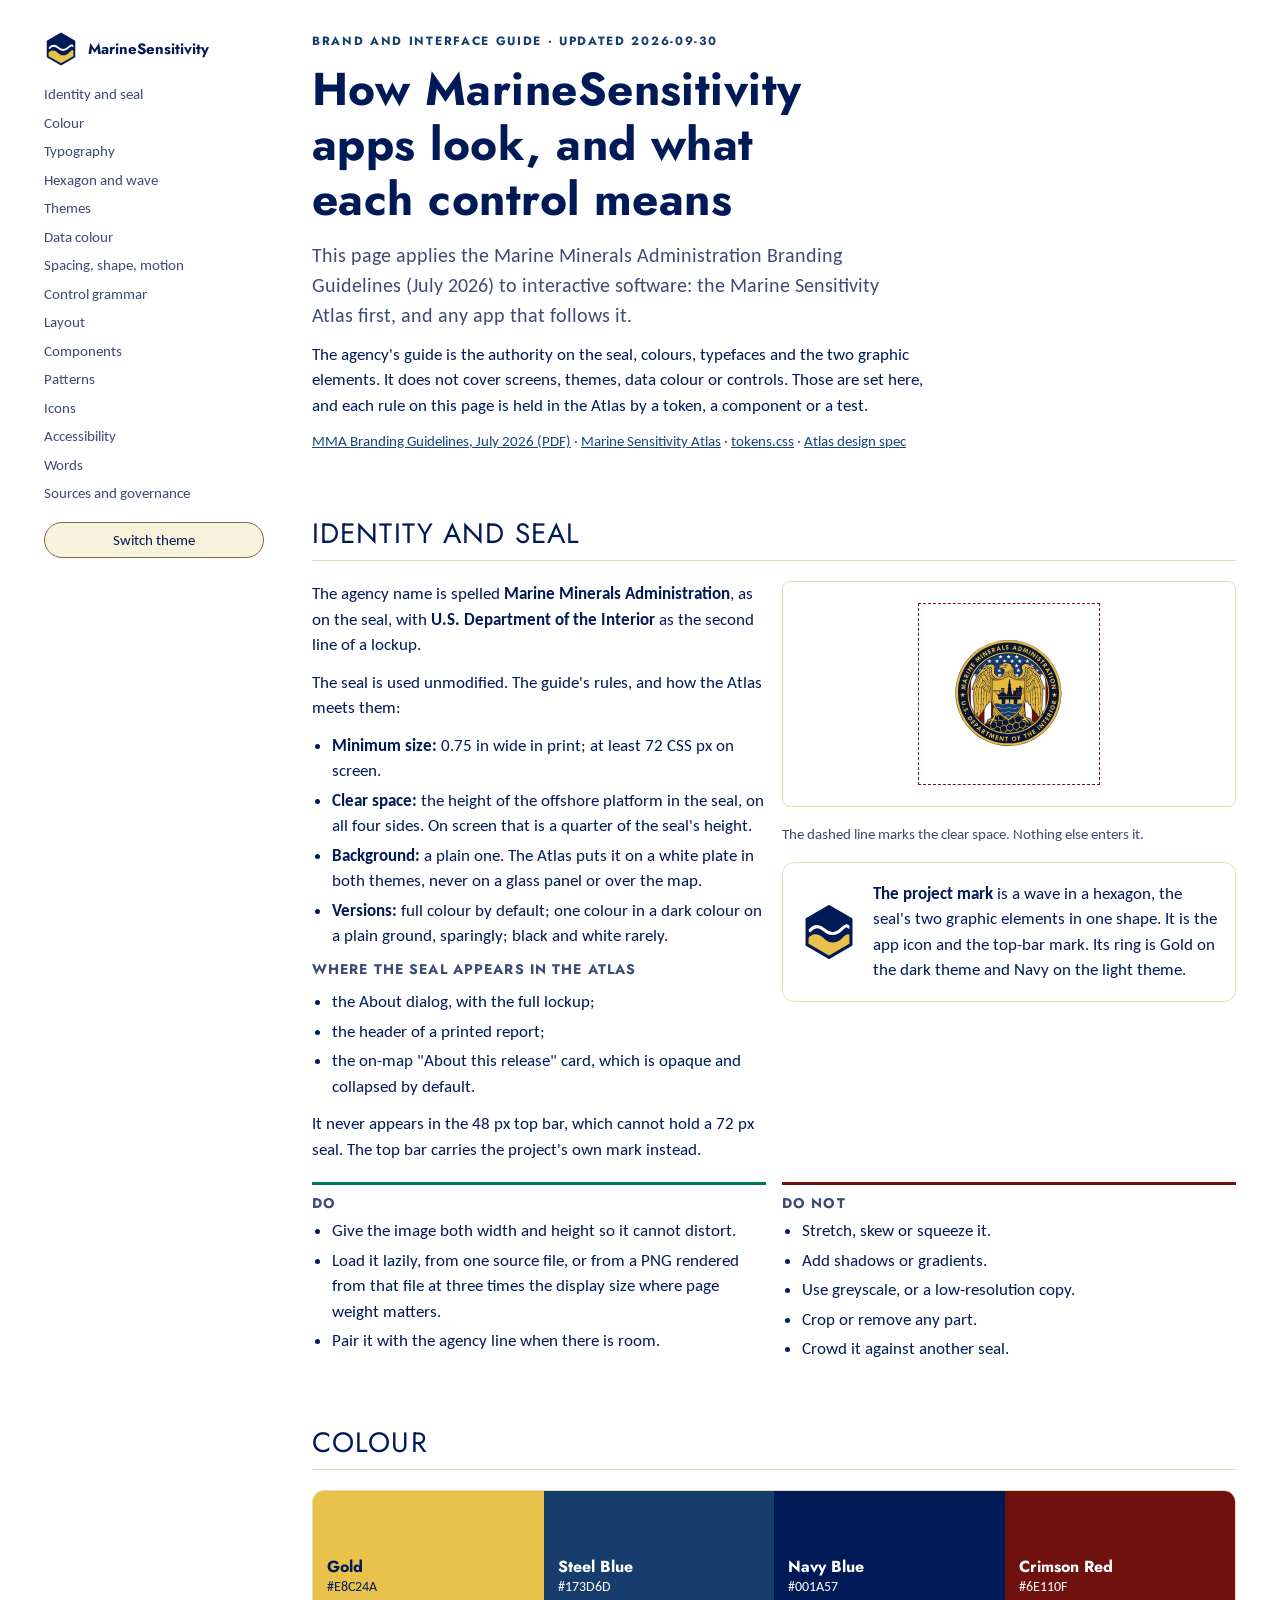
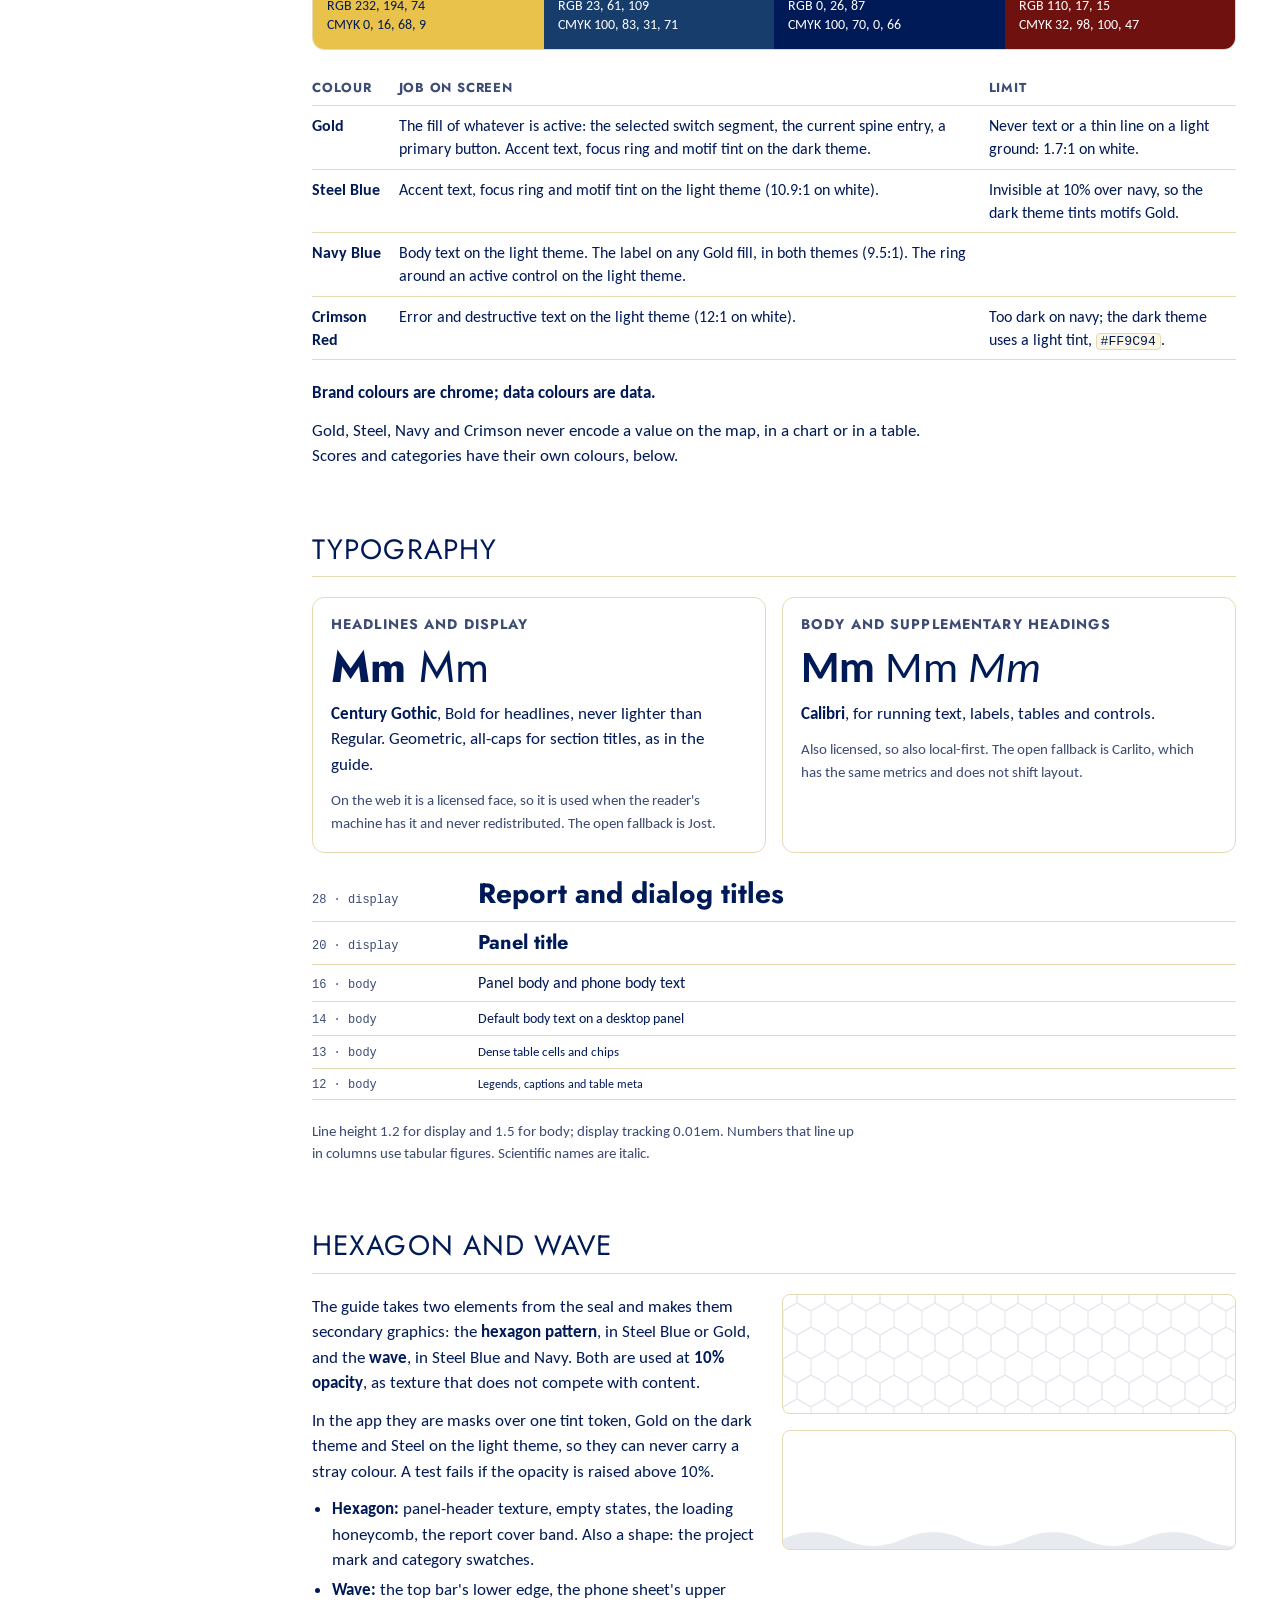
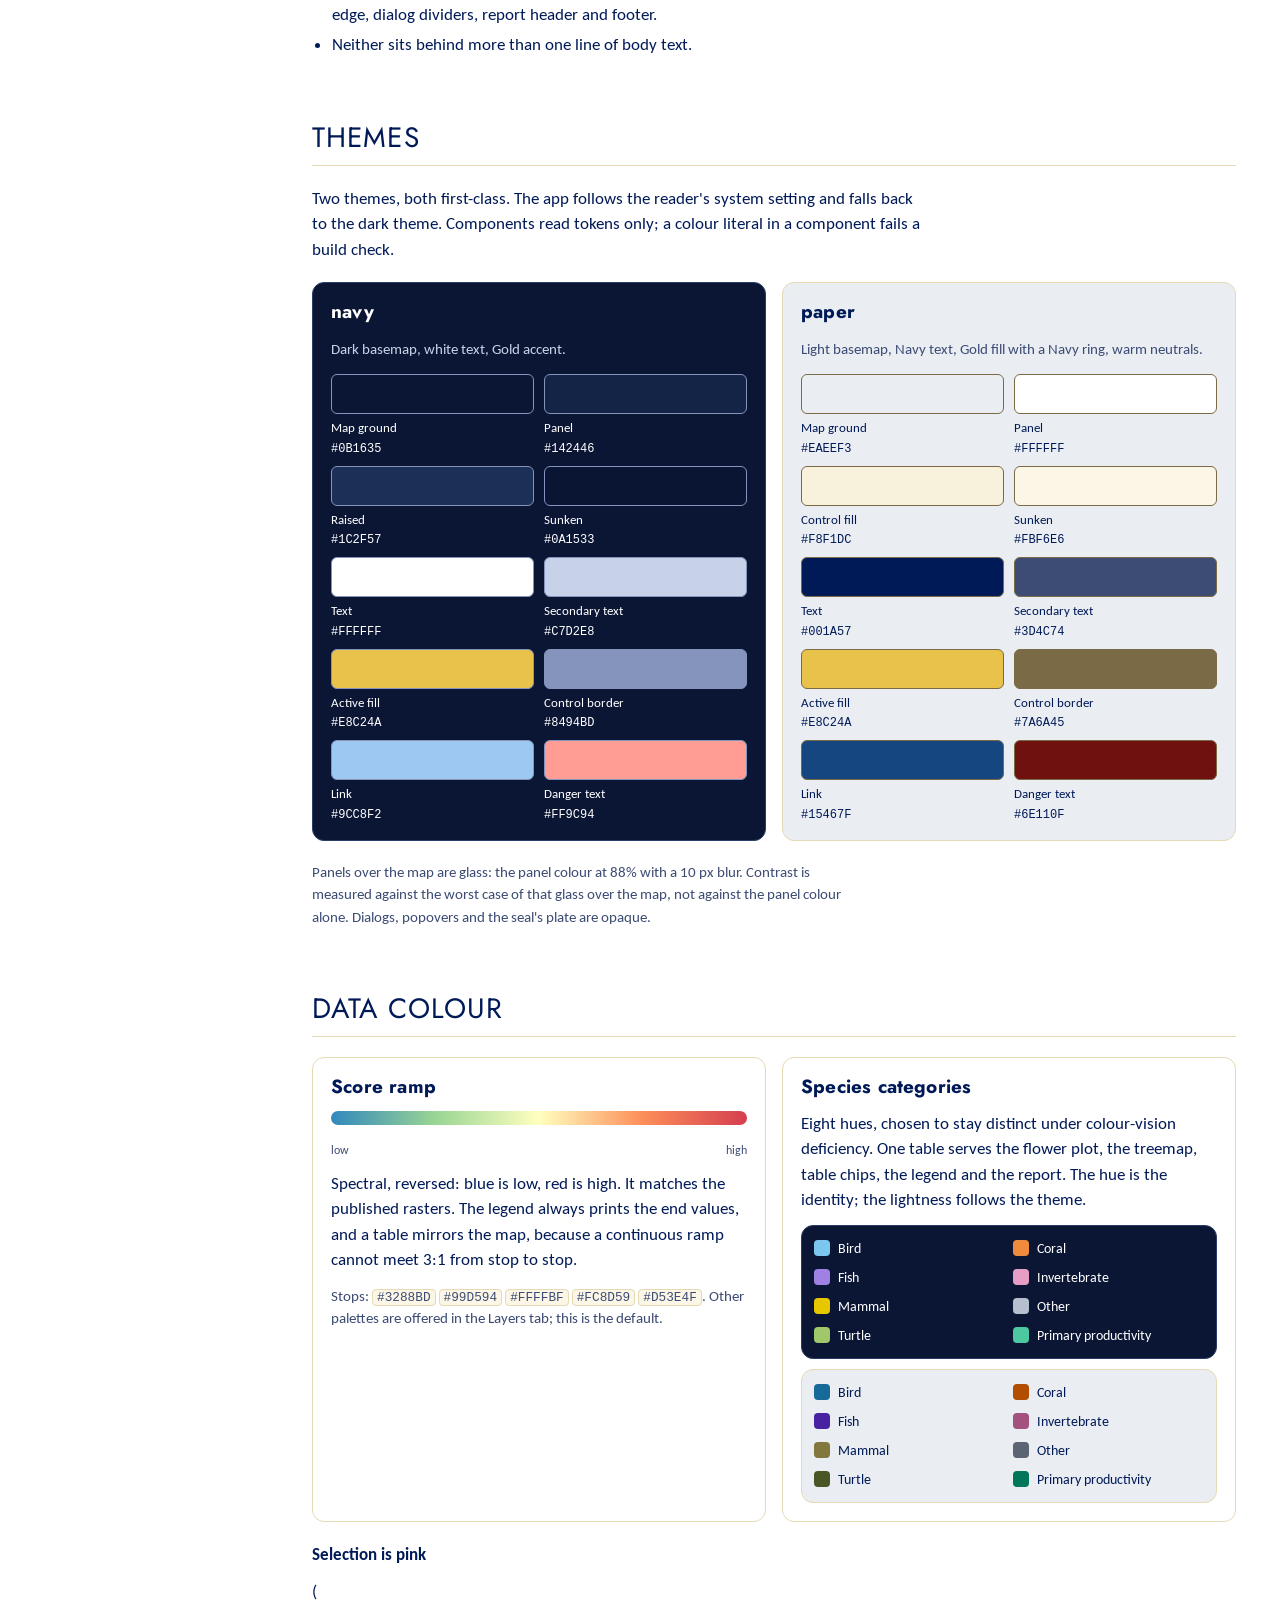
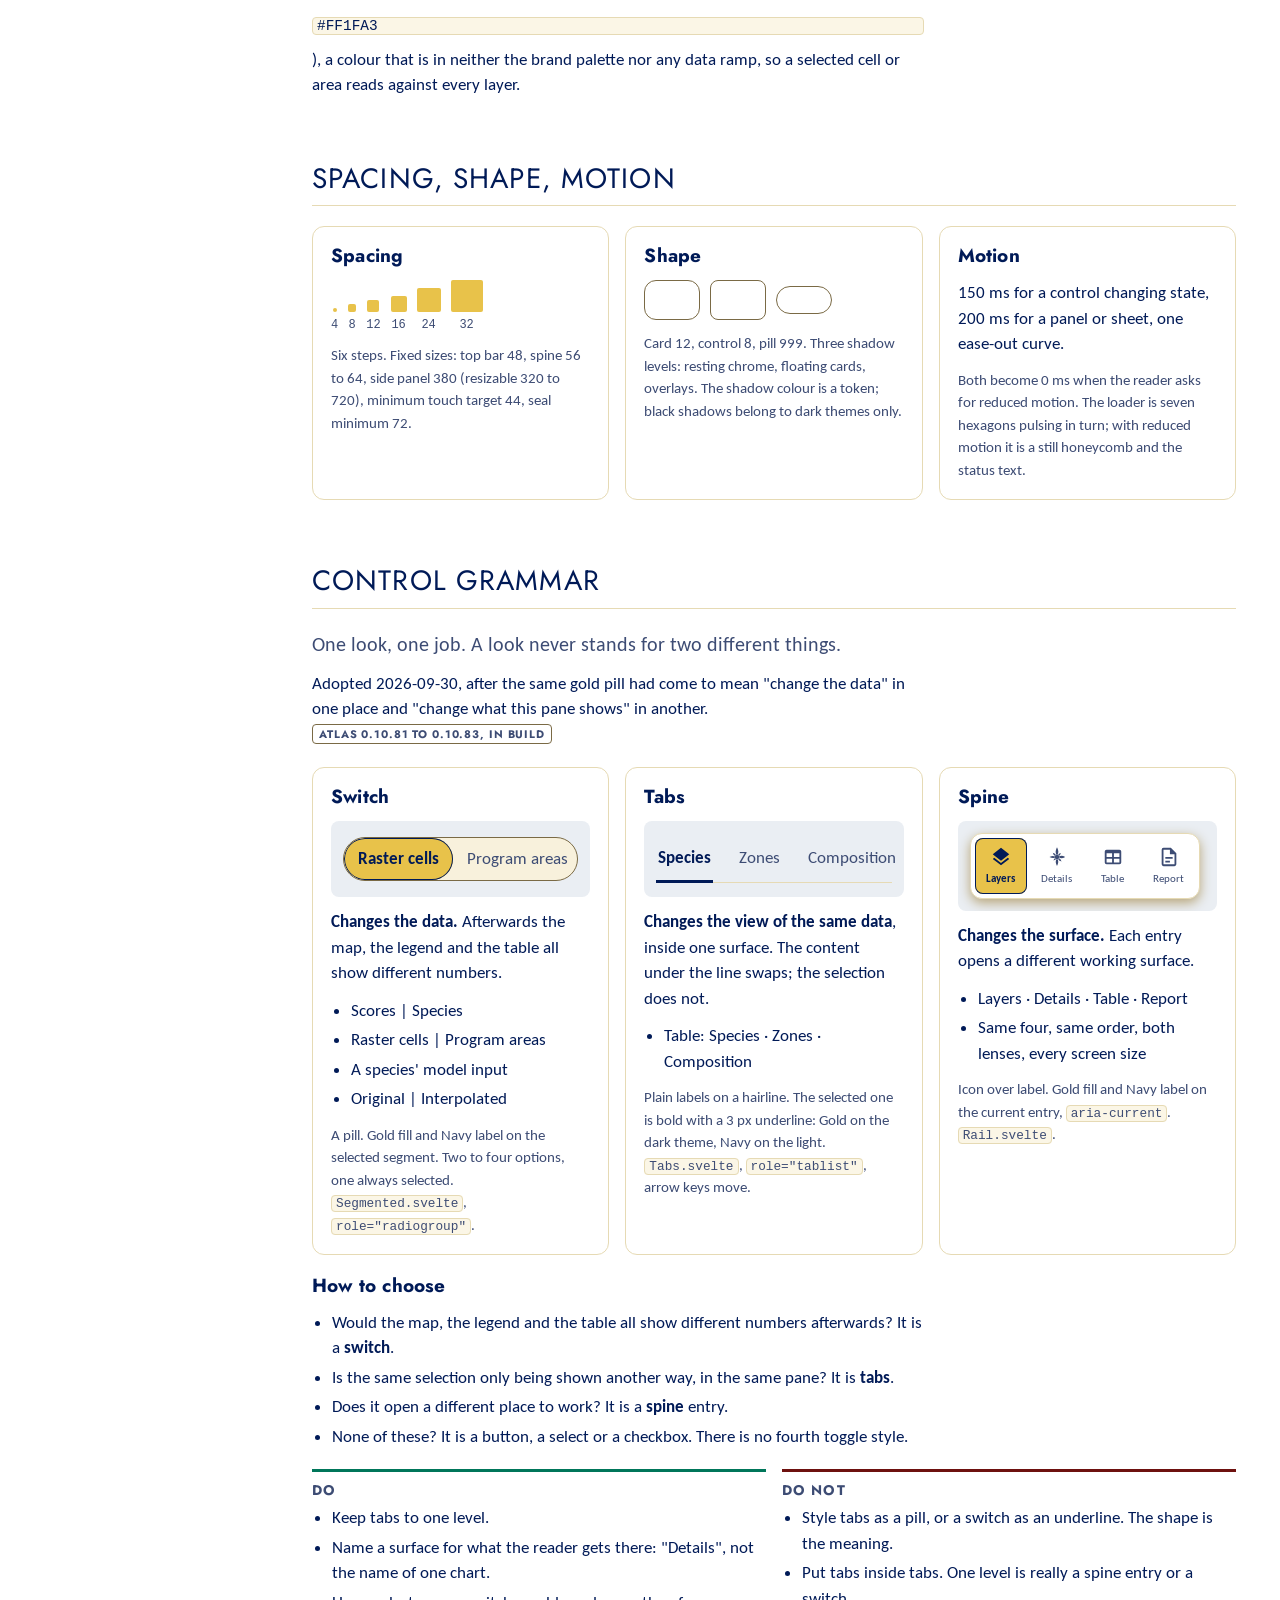
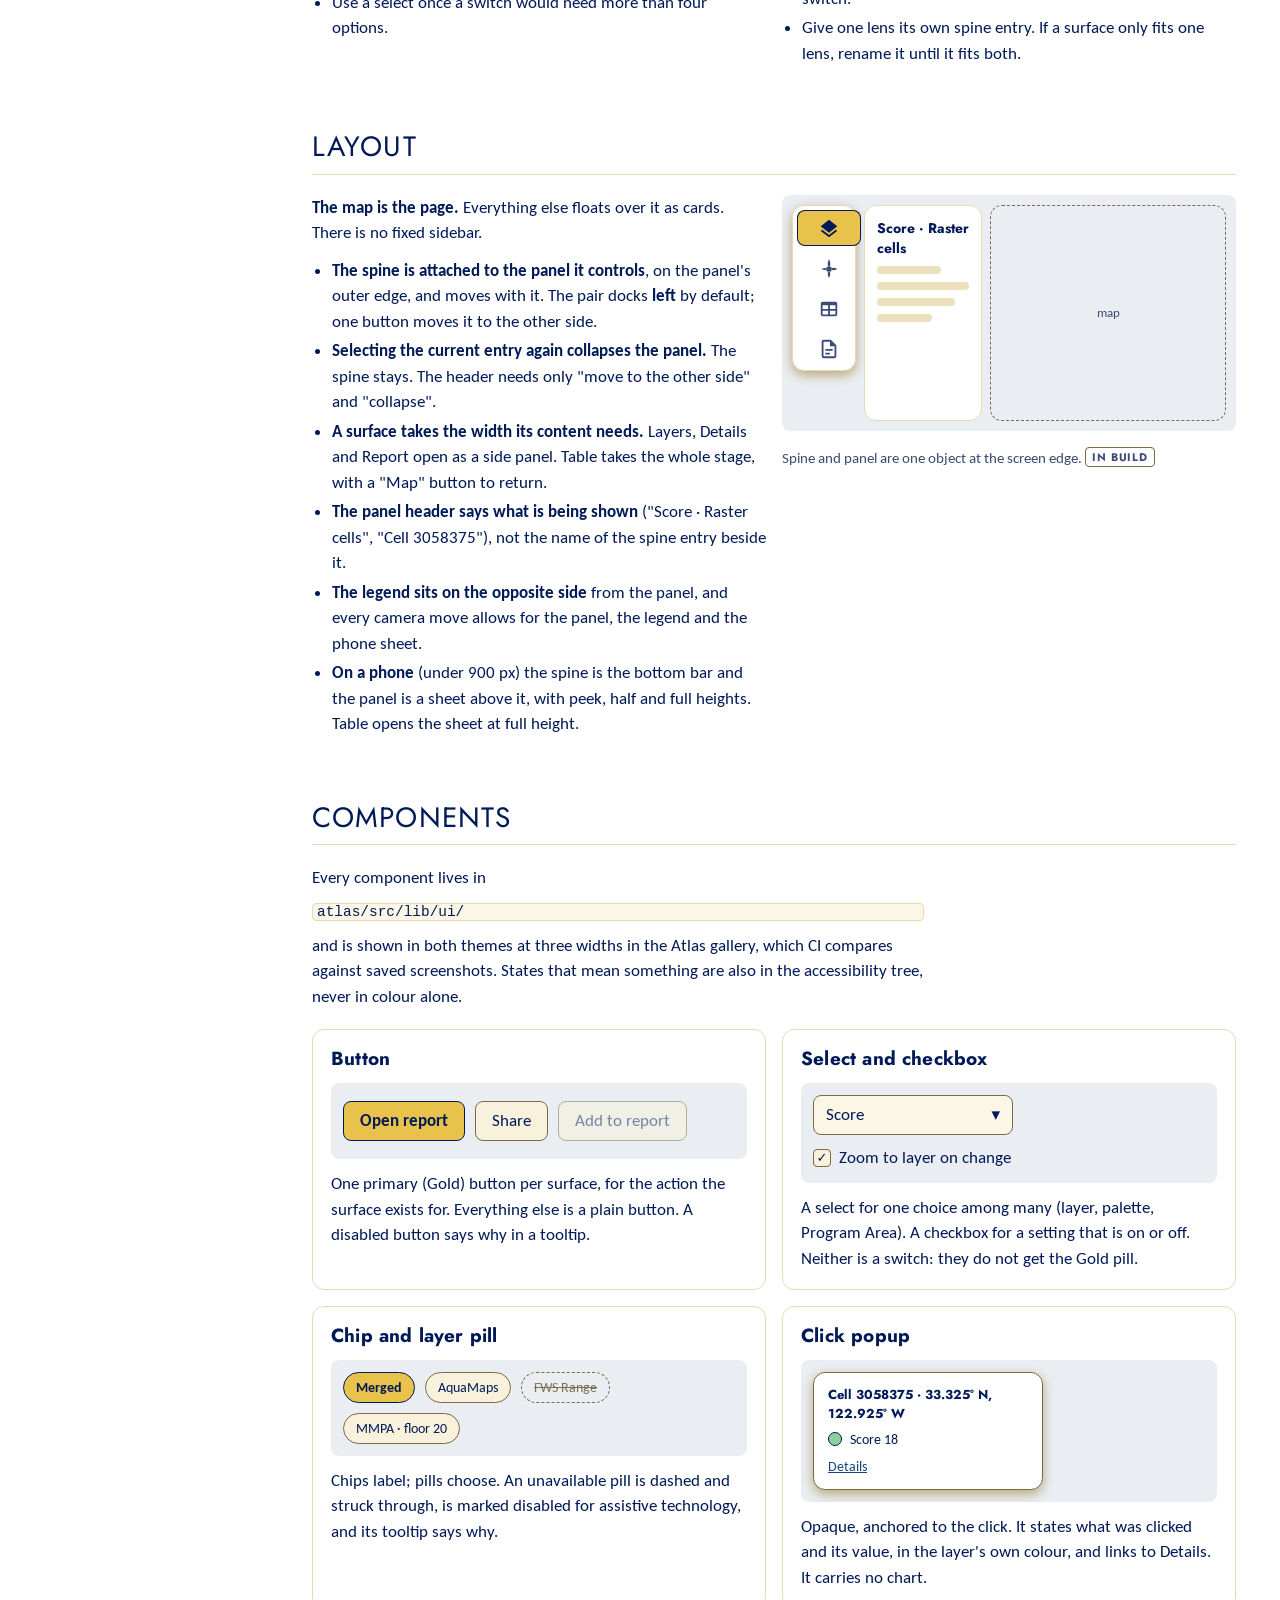
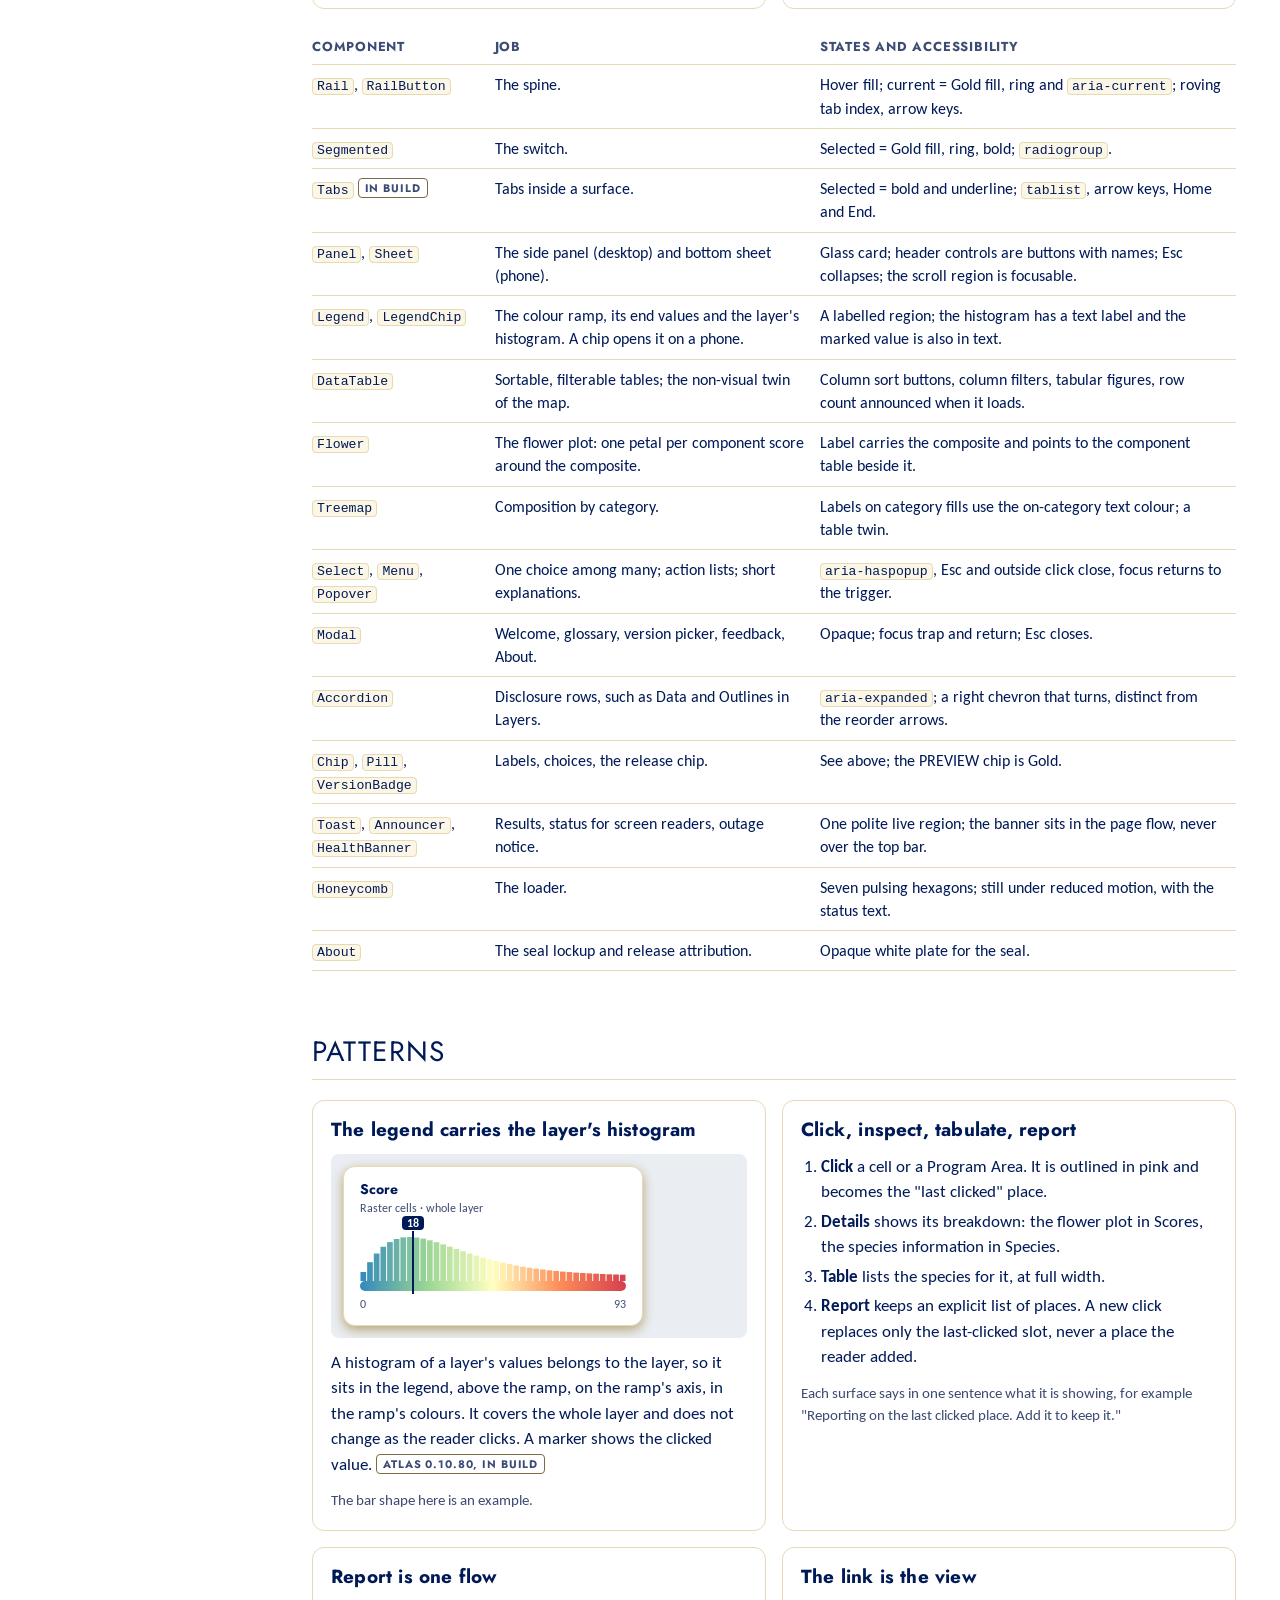
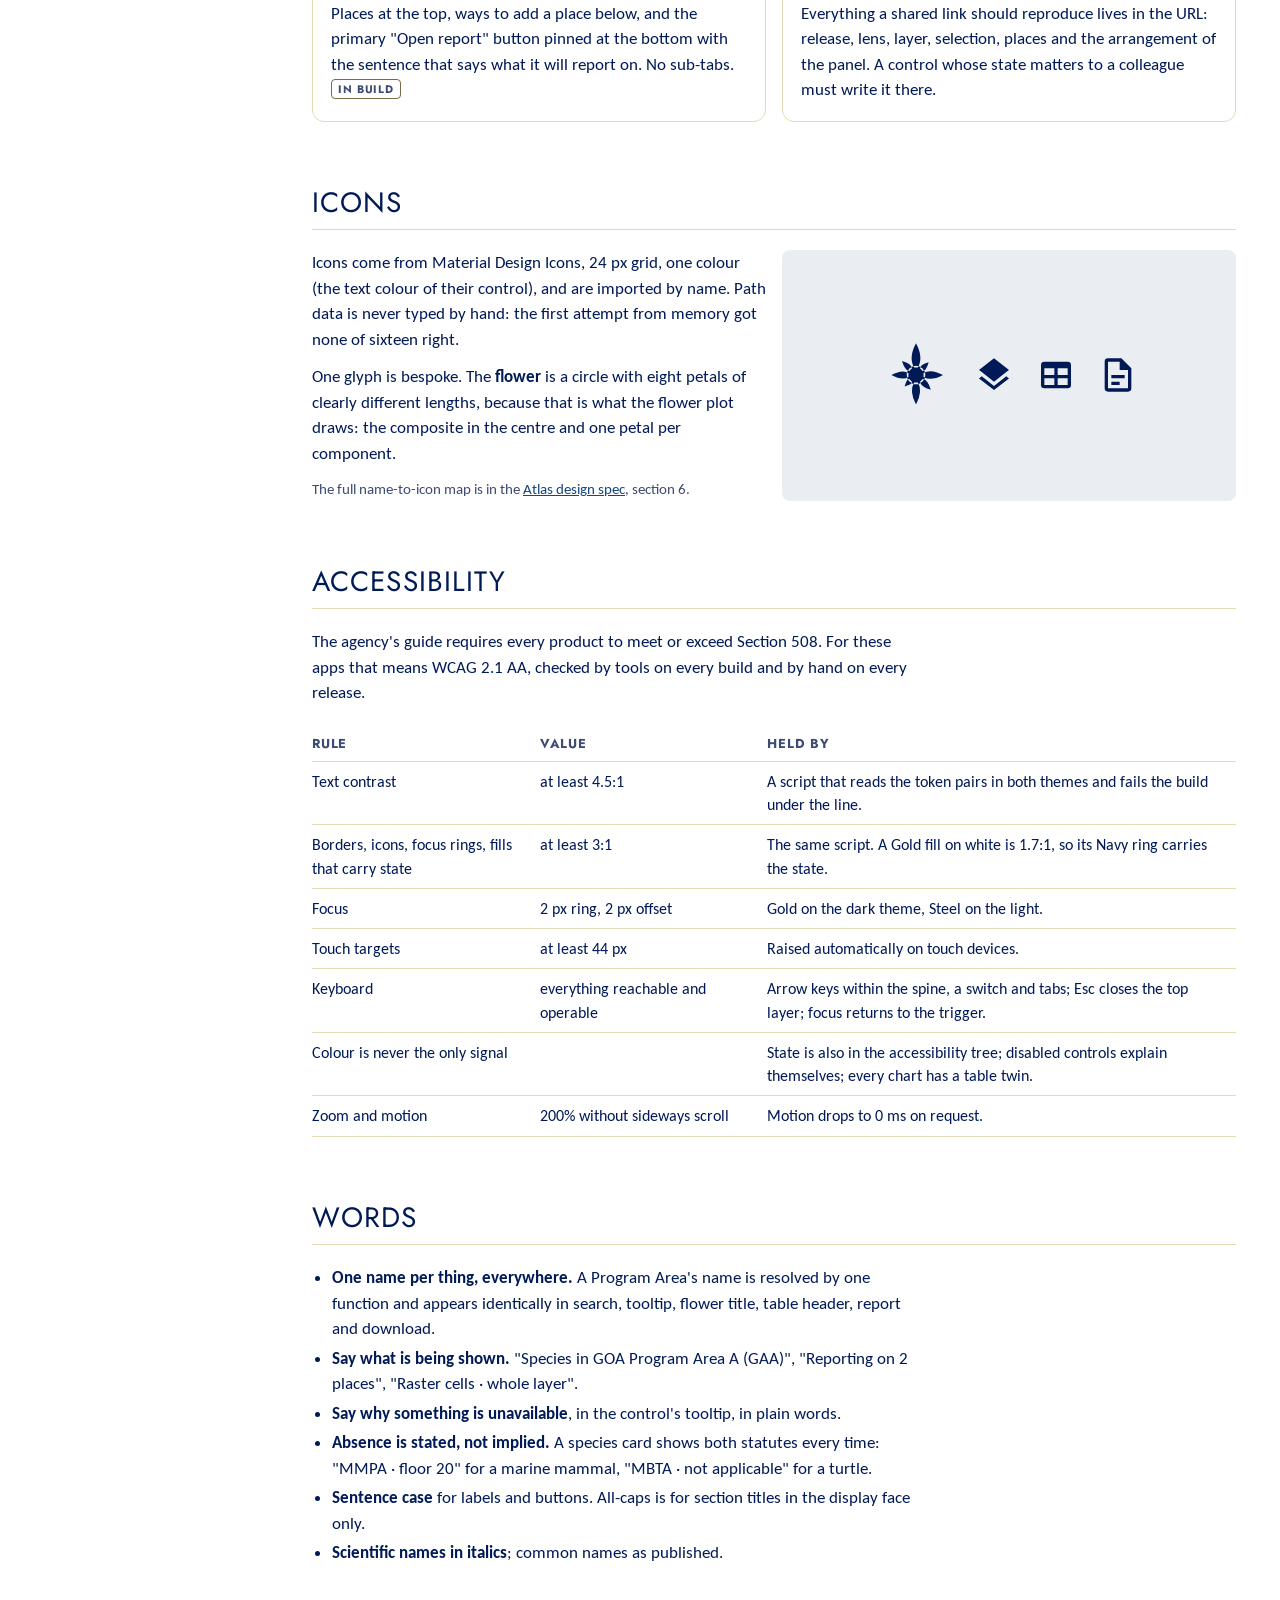
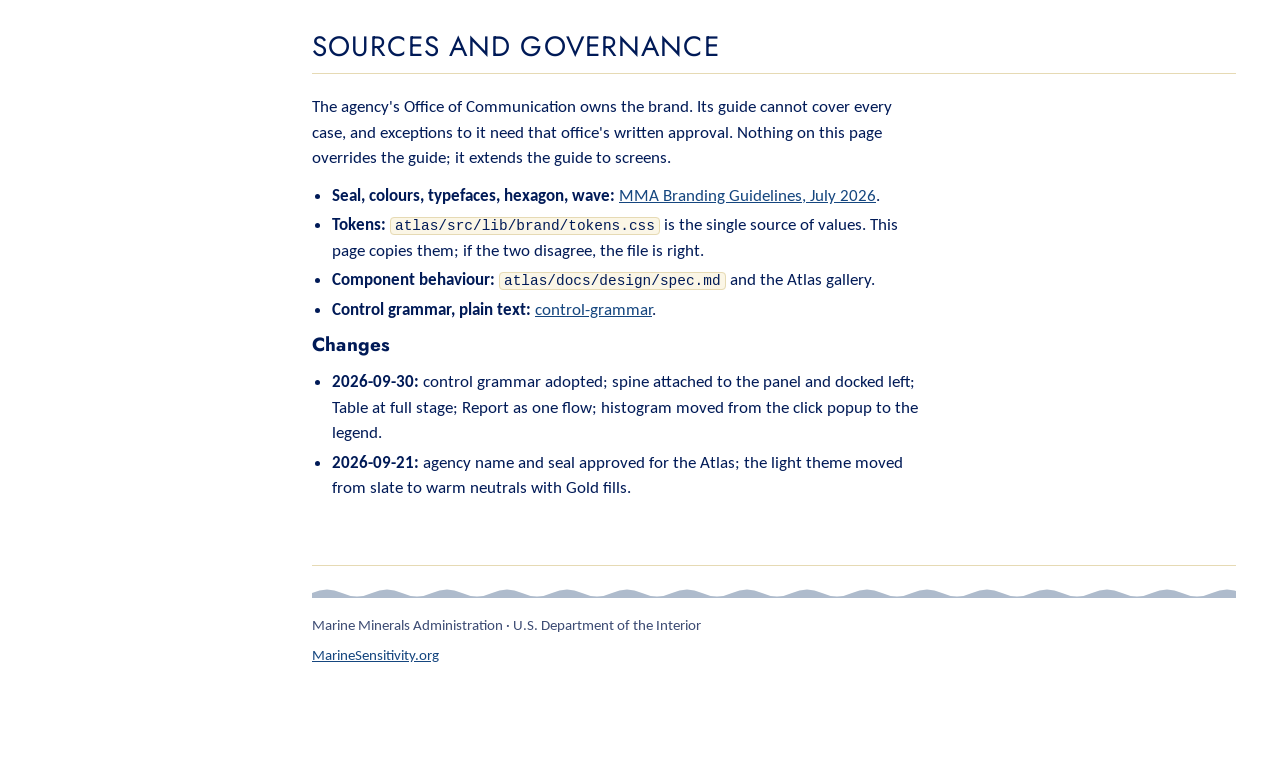
<file: branding/index.html>
<!doctype html>
<html lang="en" class="t-navy">
<head>
<meta charset="utf-8">
<meta name="viewport" content="width=device-width, initial-scale=1">
<title>MarineSensitivity Brand and Interface Guide</title>
<meta name="description" content="How MarineSensitivity apps apply the Marine Minerals Administration Branding Guidelines: seal, colour, type, motifs, themes, data colour, control grammar, components and accessibility.">
<link rel="icon" href="../images/favicon.ico">
<script>
  /* same rule as the atlas: follow the OS, fall back to navy, a stored choice wins */
  (function () {
    var t = null;
    try { t = localStorage.getItem("ms-brand-theme"); } catch (e) {}
    if (t !== "navy" && t !== "paper")
      t = window.matchMedia && window.matchMedia("(prefers-color-scheme: light)").matches ? "paper" : "navy";
    document.documentElement.className = "t-" + t;
  })();
</script>
<link rel="stylesheet" href="https://fonts.googleapis.com/css2?family=Carlito:ital,wght@0,400;0,700;1,400&family=Jost:wght@400;600;700&display=swap">
<style>
/* layout: a fixed section index beside one reading column; every specimen is drawn with the
   atlas app's own tokens (atlas/src/lib/brand/tokens.css), so this page is the system, not a picture of it */
:root{
  --mma-gold:#e8c24a; --mma-steel:#173d6d; --mma-navy:#001a57; --mma-crimson:#6e110f; --pink:#ff1fa3;
  --font-display:"Century Gothic",CenturyGothic,"TeX Gyre Adventor","URW Gothic",Jost,sans-serif;
  --font-body:Calibri,Carlito,"Segoe UI",system-ui,sans-serif;
  --font-mono:ui-monospace,SFMono-Regular,Menlo,monospace;
  --ramp-0:#3288bd; --ramp-1:#99d594; --ramp-2:#ffffbf; --ramp-3:#fc8d59; --ramp-4:#d53e4f;
  --radius-card:12px; --radius-control:8px; --radius-pill:999px;
}
.t-navy{
  color-scheme:dark;
  --page:#0b1635; --surface-map:#0b1635; --surface-panel:#142446; --surface-raised:#1c2f57; --surface-sunken:#0a1533;
  --text-primary:#ffffff; --text-secondary:#c7d2e8; --text-accent:#e8c24a; --text-link:#9cc8f2; --text-danger:#ff9c94;
  --text-on-accent:#001a57; --border-accent:#e8c24a; --fill-accent:#e8c24a; --fill-control:#23375f; --fill-track:#2c4272;
  --border-control:#8494bd; --divider:#2a3d68; --focus-ring:#e8c24a; --icon-inactive:#98a3bd; --motif-color:#e8c24a;
  --shadow-color:#02060f;
  --cat-bird:#7cc7f0; --cat-coral:#f08a3c; --cat-fish:#9f81e4; --cat-invertebrate:#e79ec4; --cat-mammal:#e6c700;
  --cat-other:#b6bfd0; --cat-primprod:#4cc9a0; --cat-turtle:#a1c76b; --cat-nodata:#9aa6c2;
}
.t-paper{
  color-scheme:light;
  --page:#ffffff; --surface-map:#eaeef3; --surface-panel:#ffffff; --surface-raised:#ffffff; --surface-sunken:#fbf6e6;
  --text-primary:#001a57; --text-secondary:#3d4c74; --text-accent:#173d6d; --text-link:#15467f; --text-danger:#6e110f;
  --text-on-accent:#001a57; --border-accent:#001a57; --fill-accent:#e8c24a; --fill-control:#f8f1dc; --fill-track:#ece0bd;
  --border-control:#7a6a45; --divider:#e6dab4; --focus-ring:#173d6d; --icon-inactive:#7d7155; --motif-color:#173d6d;
  --shadow-color:#b8a67a;
  --cat-bird:#166a99; --cat-coral:#b34d00; --cat-fish:#4822a0; --cat-invertebrate:#a3517e; --cat-mammal:#82773d;
  --cat-other:#5b6472; --cat-primprod:#00765a; --cat-turtle:#495625; --cat-nodata:#6b7488;
}
*{box-sizing:border-box}
html{scroll-behavior:smooth}
body{margin:0;background:var(--page);color:var(--text-primary);font:17px/1.5 var(--font-body)}
a{color:var(--text-link)}
h1,h2,h3,h4{font-family:var(--font-display);letter-spacing:.01em;line-height:1.2;margin:0;text-wrap:balance}
h1{font-size:clamp(30px,4.4vw,46px);font-weight:700}
h2{font-size:28px;font-weight:400;text-transform:uppercase;letter-spacing:.04em;padding-bottom:10px;border-bottom:1px solid var(--divider)}
h3{font-size:19px;font-weight:700}
h4{font-size:14px;font-weight:700;text-transform:uppercase;letter-spacing:.08em;color:var(--text-secondary)}
p,ul,ol{margin:0}
ul,ol{padding-left:20px}
li+li{margin-top:4px}
code{font:.85em var(--font-mono);background:var(--surface-sunken);border:1px solid var(--divider);border-radius:4px;padding:0 4px;overflow-wrap:anywhere}
:focus-visible{outline:2px solid var(--focus-ring);outline-offset:2px}
button{font:inherit;color:inherit}
.shell{display:grid;grid-template-columns:220px minmax(0,1fr);gap:48px;max-width:1240px;margin:0 auto;padding-inline:24px;padding-block:32px 96px}
nav.toc{position:sticky;top:24px;align-self:start;display:flex;flex-direction:column;gap:14px;font-size:15px}
nav.toc a{display:block;color:var(--text-secondary);text-decoration:none;padding:3px 0}
nav.toc a:hover{color:var(--text-primary);text-decoration:underline}
.brandline{display:flex;align-items:center;gap:10px;font:700 15px var(--font-display)}
.brandline svg{width:34px;height:34px;flex:none}
main{display:flex;flex-direction:column;gap:64px;min-width:0}
section{display:flex;flex-direction:column;gap:20px;scroll-margin-top:24px}
.col{max-width:68ch;display:flex;flex-direction:column;gap:12px}
.lead{font-size:20px;color:var(--text-secondary)}
.eyebrow{font:700 12px var(--font-display);letter-spacing:.14em;text-transform:uppercase;color:var(--text-accent)}
.note{font-size:15px;color:var(--text-secondary)}
.status{display:inline-block;font:700 11px var(--font-display);letter-spacing:.08em;text-transform:uppercase;border:1px solid var(--border-control);border-radius:4px;padding:1px 6px;color:var(--text-secondary);vertical-align:2px;white-space:nowrap}
.grid{display:grid;gap:16px}
.g2{grid-template-columns:repeat(auto-fit,minmax(300px,1fr))}
.g3{grid-template-columns:repeat(auto-fit,minmax(240px,1fr))}
.g4{grid-template-columns:repeat(auto-fit,minmax(180px,1fr))}
.card{border:1px solid var(--divider);border-radius:var(--radius-card);background:var(--surface-panel);padding:18px;display:flex;flex-direction:column;gap:12px;min-width:0;color:var(--text-primary)}
.tw{overflow-x:auto}
table{border-collapse:collapse;width:100%;font-size:15.5px}
th,td{text-align:left;vertical-align:top;padding:8px 14px 8px 0;border-bottom:1px solid var(--divider)}
th{font:700 13px var(--font-display);letter-spacing:.06em;text-transform:uppercase;color:var(--text-secondary);white-space:nowrap}
td.num{font-variant-numeric:tabular-nums;white-space:nowrap}
.dd{display:grid;grid-template-columns:repeat(auto-fit,minmax(260px,1fr));gap:16px}
.dd>div{border-top:3px solid var(--border-control);padding-top:10px;display:flex;flex-direction:column;gap:6px}
.dd>div.do{border-top-color:var(--cat-primprod)}
.dd>div.dont{border-top-color:var(--text-danger)}

/* header */
.top{display:flex;flex-wrap:wrap;align-items:flex-start;justify-content:space-between;gap:16px}
.wave{height:12px;background:var(--motif-color);opacity:.1;
  -webkit-mask:url("data:image/svg+xml,%3Csvg xmlns='http://www.w3.org/2000/svg' viewBox='0 0 120 12' preserveAspectRatio='none'%3E%3Cpath d='M0 12V7q15-7 30 0t30 0 30 0 30 0V12Z'/%3E%3C/svg%3E") repeat-x 0 0/120px 12px;
  mask:url("data:image/svg+xml,%3Csvg xmlns='http://www.w3.org/2000/svg' viewBox='0 0 120 12' preserveAspectRatio='none'%3E%3Cpath d='M0 12V7q15-7 30 0t30 0 30 0 30 0V12Z'/%3E%3C/svg%3E") repeat-x 0 0/120px 12px}
.hex{background:var(--motif-color);opacity:.1;
  -webkit-mask:url("data:image/svg+xml,%3Csvg xmlns='http://www.w3.org/2000/svg' viewBox='0 0 27.713 48'%3E%3Cg fill='none' stroke='black' stroke-width='1.25'%3E%3Cpath d='M0 -16 13.856 -8V8L0 16-13.856 8V-8Z'/%3E%3Cpath d='M27.713 -16 41.569 -8V8L27.713 16 13.856 8V-8Z'/%3E%3Cpath d='M13.856 8 27.713 16V32L13.856 40 0 32V16Z'/%3E%3Cpath d='M0 32 13.856 40V56L0 64-13.856 56V40Z'/%3E%3Cpath d='M27.713 32 41.569 40V56L27.713 64 13.856 56V40Z'/%3E%3C/g%3E%3C/svg%3E") 0 0/27.713px 48px;
  mask:url("data:image/svg+xml,%3Csvg xmlns='http://www.w3.org/2000/svg' viewBox='0 0 27.713 48'%3E%3Cg fill='none' stroke='black' stroke-width='1.25'%3E%3Cpath d='M0 -16 13.856 -8V8L0 16-13.856 8V-8Z'/%3E%3Cpath d='M27.713 -16 41.569 -8V8L27.713 16 13.856 8V-8Z'/%3E%3Cpath d='M13.856 8 27.713 16V32L13.856 40 0 32V16Z'/%3E%3Cpath d='M0 32 13.856 40V56L0 64-13.856 56V40Z'/%3E%3Cpath d='M27.713 32 41.569 40V56L27.713 64 13.856 56V40Z'/%3E%3C/g%3E%3C/svg%3E") 0 0/27.713px 48px}
.motif-box{position:relative;height:120px;border:1px solid var(--divider);border-radius:var(--radius-control);overflow:hidden;background:var(--surface-panel)}
.motif-box>i{position:absolute;inset:0}
.motif-box>i.wave{inset:auto 0 0 0;height:24px;-webkit-mask-size:240px 24px;mask-size:240px 24px}

/* seal */
.plate{background:#ffffff;border-radius:var(--radius-control);display:grid;place-items:center;padding:52px;border:1px solid var(--divider)}
.plate img{display:block;width:120px;height:120px}
.clear{outline:1px dashed #6e110f;outline-offset:30px}

/* swatches */
.sw4{display:grid;grid-template-columns:repeat(4,minmax(0,1fr));border-radius:var(--radius-card);overflow:hidden;border:1px solid var(--divider)}
.sw4>div{padding:64px 14px 14px;font-size:14px;line-height:1.35;min-width:0}
.sw4 b{display:block;font:700 16px var(--font-display)}
@media (max-width:720px){.sw4{grid-template-columns:repeat(2,minmax(0,1fr))}}
.tok{display:grid;grid-template-columns:repeat(auto-fill,minmax(150px,1fr));gap:10px}
.tok>div{display:flex;flex-direction:column;gap:4px;font-size:13px;min-width:0}
.tok i{height:40px;border-radius:6px;border:1px solid var(--border-control)}
.tok code{border:0;background:none;padding:0;font-size:12px}
.themebox{border-radius:var(--radius-card);padding:18px;background:var(--surface-map);color:var(--text-primary);border:1px solid var(--divider);display:flex;flex-direction:column;gap:14px;min-width:0}
.rampbar{height:14px;border-radius:7px;background:linear-gradient(90deg,var(--ramp-0),var(--ramp-1),var(--ramp-2),var(--ramp-3),var(--ramp-4))}
.cats{display:grid;grid-template-columns:repeat(auto-fill,minmax(130px,1fr));gap:8px;font-size:14px}
.cats span{display:flex;align-items:center;gap:8px}
.cats i{width:16px;height:16px;border-radius:4px;flex:none}

/* type */
.spec-d{font-family:var(--font-display)}
.scale{display:grid;gap:6px}
.scale div{display:flex;align-items:baseline;gap:16px;border-bottom:1px solid var(--divider);padding-bottom:6px}
.scale small{flex:0 0 150px;font:12px var(--font-mono);color:var(--text-secondary)}
.bars{display:flex;align-items:flex-end;gap:10px}
.bars i{background:var(--fill-accent);border-radius:2px}
.bars span{display:flex;flex-direction:column;align-items:center;gap:6px;font:12px var(--font-mono);color:var(--text-secondary)}

/* ---- component specimens (the atlas's own shapes) ---- */
.ex{display:flex;flex-wrap:wrap;gap:10px;align-items:center;padding:12px;overflow-x:auto;border-radius:var(--radius-control);background:var(--surface-map);min-height:76px}
.btn{height:40px;padding:0 16px;border:1px solid var(--border-control);border-radius:var(--radius-control);background:var(--fill-control);color:var(--text-primary);cursor:pointer;display:inline-flex;align-items:center;gap:8px}
.btn.primary{background:var(--fill-accent);color:var(--text-on-accent);border-color:var(--border-accent);font-weight:700}
.btn[disabled]{opacity:.5;cursor:not-allowed}
.sw{display:inline-flex;border:1px solid var(--border-control);border-radius:var(--radius-pill);overflow:hidden;background:var(--fill-control)}
.sw button{border:0;background:none;padding:8px 14px;white-space:nowrap;color:var(--text-secondary);cursor:pointer}
.sw button[aria-checked="true"]{background:var(--fill-accent);color:var(--text-on-accent);font-weight:700;box-shadow:inset 0 0 0 1px var(--border-accent);border-radius:var(--radius-pill)}
.tabs{display:flex;gap:24px;border-bottom:1px solid var(--divider);flex:1;min-width:0}
.tabs button{border:0;background:none;padding:10px 2px;border-bottom:3px solid transparent;margin-bottom:-1px;color:var(--text-secondary);cursor:pointer}
.tabs button[aria-selected="true"]{border-bottom-color:var(--border-accent);color:var(--text-primary);font-weight:700}
.spine{display:inline-flex;gap:4px;padding:4px;background:var(--surface-panel);border:1px solid var(--divider);border-radius:var(--radius-card);box-shadow:0 4px 12px var(--shadow-color)}
.spine.v{flex-direction:column}
.spine:not(.v) button{width:52px;font-size:11px}
.spine button{width:64px;border:0;background:none;border-radius:var(--radius-control);padding:8px 0 6px;display:flex;flex-direction:column;align-items:center;gap:3px;font-size:12px;color:var(--text-secondary);cursor:pointer}
.spine svg{width:22px;height:22px;fill:currentColor}
.spine button[aria-current="true"]{background:var(--fill-accent);color:var(--text-on-accent);font-weight:700;box-shadow:inset 0 0 0 1px var(--border-accent)}
.chip{display:inline-flex;align-items:center;gap:6px;border:1px solid var(--border-control);border-radius:var(--radius-pill);padding:4px 12px;font-size:14px;background:var(--fill-control)}
.chip.accent{background:var(--fill-accent);color:var(--text-on-accent);border-color:var(--border-accent);font-weight:700}
.chip.off{border-style:dashed;text-decoration:line-through;color:var(--icon-inactive);background:none}
.select{display:inline-flex;justify-content:space-between;align-items:center;gap:24px;min-width:200px;height:40px;padding:0 12px;border:1px solid var(--border-control);border-radius:var(--radius-control);background:var(--surface-sunken)}
.check{display:inline-flex;align-items:center;gap:8px}
.check i{width:18px;height:18px;border-radius:4px;border:1px solid var(--border-control);background:var(--fill-control);display:grid;place-items:center;font-style:normal;font-size:13px;line-height:1}
.layout{display:grid;grid-template-columns:64px 1fr 2fr;gap:8px;height:236px;padding:10px;border-radius:var(--radius-control);background:var(--surface-map)}
.layout .spine{align-self:start}
.layout .pane{border:1px solid var(--divider);border-radius:var(--radius-card);background:var(--surface-panel);padding:12px;display:flex;flex-direction:column;gap:8px;font-size:13px;min-width:0}
.layout .pane b{font:700 14px var(--font-display)}
.layout .mapph{border-radius:var(--radius-card);border:1px dashed var(--border-control);display:grid;place-items:center;color:var(--text-secondary);font-size:13px;position:relative}
.sk{height:8px;border-radius:4px;background:var(--fill-track)}
.legend{width:300px;max-width:100%;padding:12px 16px;background:var(--surface-panel);border:1px solid var(--divider);border-radius:var(--radius-card);box-shadow:0 4px 12px var(--shadow-color);display:flex;flex-direction:column}
.legend b{font:700 14px var(--font-display)}
.legend small{color:var(--text-secondary);font-size:12px}
.hist{position:relative;padding-top:20px}
.hist svg{display:block;width:100%;height:44px}
.hist .mk{position:absolute;top:14px;bottom:-3px;left:19.4%;width:2px;background:var(--text-primary)}
.hist .mk u{position:absolute;top:-15px;left:50%;transform:translateX(-50%);text-decoration:none;font:700 12px var(--font-body);background:var(--text-primary);color:var(--surface-panel);border-radius:4px;padding:0 5px}
.mm{display:flex;justify-content:space-between;font-size:12px;color:var(--text-secondary);margin-top:4px;font-variant-numeric:tabular-nums}
.popup{width:230px;padding:12px 14px;background:var(--surface-raised);border:1px solid var(--border-control);border-radius:var(--radius-card);box-shadow:0 4px 12px var(--shadow-color);display:flex;flex-direction:column;gap:6px;font-size:14px}
.popup b{font:700 13px var(--font-display)}
.popup span{display:flex;align-items:center;gap:8px}
.popup i{width:14px;height:14px;border-radius:50%;border:1px solid var(--text-primary);background:#8fd0a0}
.themebtn{border:1px solid var(--border-control);background:var(--fill-control);border-radius:var(--radius-pill);padding:6px 14px;cursor:pointer}
footer{border-top:1px solid var(--divider);padding-top:20px;font-size:15px;color:var(--text-secondary);display:flex;flex-direction:column;gap:8px}
@media (max-width:900px){
  .shell{grid-template-columns:1fr;gap:24px;padding-inline:16px}
  nav.toc{position:static;flex-direction:row;flex-wrap:wrap;gap:4px 16px}
  nav.toc .brandline{flex-basis:100%}
  .layout{grid-template-columns:64px 1fr}
  .layout .mapph{display:none}
}
@media (prefers-reduced-motion:reduce){html{scroll-behavior:auto}}
</style>
</head>
<body>
<div class="shell">

<nav class="toc" aria-label="Sections">
  <div class="brandline">
    <svg viewBox="0 0 64 64" aria-hidden="true"><path d="M32 3 57.1 17.5v29L32 61 6.9 46.5v-29Z" fill="#001a57"/><path d="M6.9 40c6-7 13-7 19-1s14 7 21 0 8-4 10.2-2.5v10L32 61 6.9 46.5Z" fill="#e8c24a"/><path d="M10 30.5c5-6 11-6 16.5-1s13 6 19.5-.5 7-3.5 9-2.5" fill="none" stroke="#ffffff" stroke-width="3.5" stroke-linecap="round"/><path d="M32 3 57.1 17.5v29L32 61 6.9 46.5v-29Z" fill="none" stroke="var(--border-accent)" stroke-width="3.5" stroke-linejoin="round"/></svg>
    <span>MarineSensitivity</span>
  </div>
  <div>
    <a href="#identity">Identity and seal</a>
    <a href="#colour">Colour</a>
    <a href="#type">Typography</a>
    <a href="#motifs">Hexagon and wave</a>
    <a href="#themes">Themes</a>
    <a href="#data">Data colour</a>
    <a href="#scale">Spacing, shape, motion</a>
    <a href="#grammar">Control grammar</a>
    <a href="#layout">Layout</a>
    <a href="#components">Components</a>
    <a href="#patterns">Patterns</a>
    <a href="#icons">Icons</a>
    <a href="#access">Accessibility</a>
    <a href="#words">Words</a>
    <a href="#governance">Sources and governance</a>
  </div>
  <button class="themebtn" id="themeBtn" type="button">Switch theme</button>
</nav>

<main>

<header class="col">
  <span class="eyebrow">Brand and interface guide · updated 2026-09-30</span>
  <h1>How MarineSensitivity apps look, and what each control means</h1>
  <p class="lead">This page applies the Marine Minerals Administration Branding Guidelines (July 2026) to interactive software: the Marine Sensitivity Atlas first, and any app that follows it.</p>
  <p>The agency's guide is the authority on the seal, colours, typefaces and the two graphic elements. It does not cover screens, themes, data colour or controls. Those are set here, and each rule on this page is held in the Atlas by a token, a component or a test.</p>
  <p class="note"><a href="MMA%20Branding%20Guide%202026.pdf">MMA Branding Guidelines, July 2026 (PDF)</a> · <a href="https://marinesensitivity.org/atlas/">Marine Sensitivity Atlas</a> · <a href="https://github.com/MarineSensitivity/atlas/blob/main/src/lib/brand/tokens.css">tokens.css</a> · <a href="https://github.com/MarineSensitivity/atlas/blob/main/docs/design/spec.md">Atlas design spec</a></p>
</header>

<section id="identity">
  <h2>Identity and seal</h2>
  <div class="grid g2">
    <div class="col">
      <p>The agency name is spelled <b>Marine Minerals Administration</b>, as on the seal, with <b>U.S. Department of the Interior</b> as the second line of a lockup.</p>
      <p>The seal is used unmodified. The guide's rules, and how the Atlas meets them:</p>
      <ul>
        <li><b>Minimum size:</b> 0.75 in wide in print; at least 72 CSS px on screen.</li>
        <li><b>Clear space:</b> the height of the offshore platform in the seal, on all four sides. On screen that is a quarter of the seal's height.</li>
        <li><b>Background:</b> a plain one. The Atlas puts it on a white plate in both themes, never on a glass panel or over the map.</li>
        <li><b>Versions:</b> full colour by default; one colour in a dark colour on a plain ground, sparingly; black and white rarely.</li>
      </ul>
      <h4>Where the seal appears in the Atlas</h4>
      <ul>
        <li>the About dialog, with the full lockup;</li>
        <li>the header of a printed report;</li>
        <li>the on-map "About this release" card, which is opaque and collapsed by default.</li>
      </ul>
      <p>It never appears in the 48 px top bar, which cannot hold a 72 px seal. The top bar carries the project's own mark instead.</p>
    </div>
    <div class="grid" style="align-content:start">
      <div class="plate"><img class="clear" src="mma-seal.svg" width="120" height="120" loading="lazy" alt="Seal of the Marine Minerals Administration, U.S. Department of the Interior"></div>
      <p class="note">The dashed line marks the clear space. Nothing else enters it.</p>
      <div class="card" style="flex-direction:row;align-items:center;gap:16px">
        <svg viewBox="0 0 64 64" width="56" height="56" aria-hidden="true" style="flex:none"><path d="M32 3 57.1 17.5v29L32 61 6.9 46.5v-29Z" fill="#001a57"/><path d="M6.9 40c6-7 13-7 19-1s14 7 21 0 8-4 10.2-2.5v10L32 61 6.9 46.5Z" fill="#e8c24a"/><path d="M10 30.5c5-6 11-6 16.5-1s13 6 19.5-.5 7-3.5 9-2.5" fill="none" stroke="#ffffff" stroke-width="3.5" stroke-linecap="round"/><path d="M32 3 57.1 17.5v29L32 61 6.9 46.5v-29Z" fill="none" stroke="var(--border-accent)" stroke-width="3.5" stroke-linejoin="round"/></svg>
        <p><b>The project mark</b> is a wave in a hexagon, the seal's two graphic elements in one shape. It is the app icon and the top-bar mark. Its ring is Gold on the dark theme and Navy on the light theme.</p>
      </div>
    </div>
  </div>
  <div class="dd">
    <div class="do"><h4>Do</h4><ul><li>Give the image both width and height so it cannot distort.</li><li>Load it lazily, from one source file, or from a PNG rendered from that file at three times the display size where page weight matters.</li><li>Pair it with the agency line when there is room.</li></ul></div>
    <div class="dont"><h4>Do not</h4><ul><li>Stretch, skew or squeeze it.</li><li>Add shadows or gradients.</li><li>Use greyscale, or a low-resolution copy.</li><li>Crop or remove any part.</li><li>Crowd it against another seal.</li></ul></div>
  </div>
</section>

<section id="colour">
  <h2>Colour</h2>
  <div class="sw4">
    <div style="background:#e8c24a;color:#001a57"><b>Gold</b>#E8C24A<br>RGB 232, 194, 74<br>CMYK 0, 16, 68, 9</div>
    <div style="background:#173d6d;color:#ffffff"><b>Steel Blue</b>#173D6D<br>RGB 23, 61, 109<br>CMYK 100, 83, 31, 71</div>
    <div style="background:#001a57;color:#ffffff"><b>Navy Blue</b>#001A57<br>RGB 0, 26, 87<br>CMYK 100, 70, 0, 66</div>
    <div style="background:#6e110f;color:#ffffff"><b>Crimson Red</b>#6E110F<br>RGB 110, 17, 15<br>CMYK 32, 98, 100, 47</div>
  </div>
  <div class="tw"><table>
    <thead><tr><th>Colour</th><th>Job on screen</th><th>Limit</th></tr></thead>
    <tbody>
      <tr><td><b>Gold</b></td><td>The fill of whatever is active: the selected switch segment, the current spine entry, a primary button. Accent text, focus ring and motif tint on the dark theme.</td><td>Never text or a thin line on a light ground: 1.7:1 on white.</td></tr>
      <tr><td><b>Steel Blue</b></td><td>Accent text, focus ring and motif tint on the light theme (10.9:1 on white).</td><td>Invisible at 10% over navy, so the dark theme tints motifs Gold.</td></tr>
      <tr><td><b>Navy Blue</b></td><td>Body text on the light theme. The label on any Gold fill, in both themes (9.5:1). The ring around an active control on the light theme.</td><td></td></tr>
      <tr><td><b>Crimson Red</b></td><td>Error and destructive text on the light theme (12:1 on white).</td><td>Too dark on navy; the dark theme uses a light tint, <code>#FF9C94</code>.</td></tr>
    </tbody>
  </table></div>
  <p class="col"><b>Brand colours are chrome; data colours are data.</b> Gold, Steel, Navy and Crimson never encode a value on the map, in a chart or in a table. Scores and categories have their own colours, below.</p>
</section>

<section id="type">
  <h2>Typography</h2>
  <div class="grid g2">
    <div class="card">
      <h4>Headlines and display</h4>
      <p class="spec-d" style="font-size:44px;font-weight:700;line-height:1">Mm <span style="font-weight:400">Mm</span></p>
      <p><b>Century Gothic</b>, Bold for headlines, never lighter than Regular. Geometric, all-caps for section titles, as in the guide.</p>
      <p class="note">On the web it is a licensed face, so it is used when the reader's machine has it and never redistributed. The open fallback is Jost.</p>
    </div>
    <div class="card">
      <h4>Body and supplementary headings</h4>
      <p style="font-size:44px;font-weight:700;line-height:1">Mm <span style="font-weight:400">Mm</span> <i style="font-weight:400">Mm</i></p>
      <p><b>Calibri</b>, for running text, labels, tables and controls.</p>
      <p class="note">Also licensed, so also local-first. The open fallback is Carlito, which has the same metrics and does not shift layout.</p>
    </div>
  </div>
  <div class="scale">
    <div><small>28 · display</small><span class="spec-d" style="font-size:28px;font-weight:700">Report and dialog titles</span></div>
    <div><small>20 · display</small><span class="spec-d" style="font-size:20px;font-weight:700">Panel title</span></div>
    <div><small>16 · body</small><span style="font-size:16px">Panel body and phone body text</span></div>
    <div><small>14 · body</small><span style="font-size:14px">Default body text on a desktop panel</span></div>
    <div><small>13 · body</small><span style="font-size:13px">Dense table cells and chips</span></div>
    <div><small>12 · body</small><span style="font-size:12px">Legends, captions and table meta</span></div>
  </div>
  <p class="col note">Line height 1.2 for display and 1.5 for body; display tracking 0.01em. Numbers that line up in columns use tabular figures. Scientific names are italic.</p>
</section>

<section id="motifs">
  <h2>Hexagon and wave</h2>
  <div class="grid g2">
    <div class="col">
      <p>The guide takes two elements from the seal and makes them secondary graphics: the <b>hexagon pattern</b>, in Steel Blue or Gold, and the <b>wave</b>, in Steel Blue and Navy. Both are used at <b>10% opacity</b>, as texture that does not compete with content.</p>
      <p>In the app they are masks over one tint token, Gold on the dark theme and Steel on the light theme, so they can never carry a stray colour. A test fails if the opacity is raised above 10%.</p>
      <ul>
        <li><b>Hexagon:</b> panel-header texture, empty states, the loading honeycomb, the report cover band. Also a shape: the project mark and category swatches.</li>
        <li><b>Wave:</b> the top bar's lower edge, the phone sheet's upper edge, dialog dividers, report header and footer.</li>
        <li>Neither sits behind more than one line of body text.</li>
      </ul>
    </div>
    <div class="grid" style="align-content:start">
      <div class="motif-box"><i class="hex"></i></div>
      <div class="motif-box"><i class="wave"></i></div>
    </div>
  </div>
</section>

<section id="themes">
  <h2>Themes</h2>
  <p class="col">Two themes, both first-class. The app follows the reader's system setting and falls back to the dark theme. Components read tokens only; a colour literal in a component fails a build check.</p>
  <div class="grid g2">
    <div class="themebox t-navy">
      <h3>navy</h3>
      <p class="note">Dark basemap, white text, Gold accent.</p>
      <div class="tok">
        <div><i style="background:var(--surface-map)"></i>Map ground<code>#0B1635</code></div>
        <div><i style="background:var(--surface-panel)"></i>Panel<code>#142446</code></div>
        <div><i style="background:var(--surface-raised)"></i>Raised<code>#1C2F57</code></div>
        <div><i style="background:var(--surface-sunken)"></i>Sunken<code>#0A1533</code></div>
        <div><i style="background:var(--text-primary)"></i>Text<code>#FFFFFF</code></div>
        <div><i style="background:var(--text-secondary)"></i>Secondary text<code>#C7D2E8</code></div>
        <div><i style="background:var(--fill-accent)"></i>Active fill<code>#E8C24A</code></div>
        <div><i style="background:var(--border-control)"></i>Control border<code>#8494BD</code></div>
        <div><i style="background:var(--text-link)"></i>Link<code>#9CC8F2</code></div>
        <div><i style="background:var(--text-danger)"></i>Danger text<code>#FF9C94</code></div>
      </div>
    </div>
    <div class="themebox t-paper">
      <h3>paper</h3>
      <p class="note">Light basemap, Navy text, Gold fill with a Navy ring, warm neutrals.</p>
      <div class="tok">
        <div><i style="background:var(--surface-map)"></i>Map ground<code>#EAEEF3</code></div>
        <div><i style="background:var(--surface-panel)"></i>Panel<code>#FFFFFF</code></div>
        <div><i style="background:var(--fill-control)"></i>Control fill<code>#F8F1DC</code></div>
        <div><i style="background:var(--surface-sunken)"></i>Sunken<code>#FBF6E6</code></div>
        <div><i style="background:var(--text-primary)"></i>Text<code>#001A57</code></div>
        <div><i style="background:var(--text-secondary)"></i>Secondary text<code>#3D4C74</code></div>
        <div><i style="background:var(--fill-accent)"></i>Active fill<code>#E8C24A</code></div>
        <div><i style="background:var(--border-control)"></i>Control border<code>#7A6A45</code></div>
        <div><i style="background:var(--text-link)"></i>Link<code>#15467F</code></div>
        <div><i style="background:var(--text-danger)"></i>Danger text<code>#6E110F</code></div>
      </div>
    </div>
  </div>
  <p class="col note">Panels over the map are glass: the panel colour at 88% with a 10 px blur. Contrast is measured against the worst case of that glass over the map, not against the panel colour alone. Dialogs, popovers and the seal's plate are opaque.</p>
</section>

<section id="data">
  <h2>Data colour</h2>
  <div class="grid g2">
    <div class="card">
      <h3>Score ramp</h3>
      <div class="rampbar"></div>
      <div class="mm"><span>low</span><span>high</span></div>
      <p>Spectral, reversed: blue is low, red is high. It matches the published rasters. The legend always prints the end values, and a table mirrors the map, because a continuous ramp cannot meet 3:1 from stop to stop.</p>
      <p class="note">Stops: <code>#3288BD</code> <code>#99D594</code> <code>#FFFFBF</code> <code>#FC8D59</code> <code>#D53E4F</code>. Other palettes are offered in the Layers tab; this is the default.</p>
    </div>
    <div class="card">
      <h3>Species categories</h3>
      <p>Eight hues, chosen to stay distinct under colour-vision deficiency. One table serves the flower plot, the treemap, table chips, the legend and the report. The hue is the identity; the lightness follows the theme.</p>
      <div class="grid g2" style="gap:10px">
        <div class="themebox t-navy" style="padding:12px"><div class="cats"><span><i style="background:var(--cat-bird)"></i>Bird</span><span><i style="background:var(--cat-coral)"></i>Coral</span><span><i style="background:var(--cat-fish)"></i>Fish</span><span><i style="background:var(--cat-invertebrate)"></i>Invertebrate</span><span><i style="background:var(--cat-mammal)"></i>Mammal</span><span><i style="background:var(--cat-other)"></i>Other</span><span><i style="background:var(--cat-turtle)"></i>Turtle</span><span><i style="background:var(--cat-primprod)"></i>Primary productivity</span></div></div>
        <div class="themebox t-paper" style="padding:12px"><div class="cats"><span><i style="background:var(--cat-bird)"></i>Bird</span><span><i style="background:var(--cat-coral)"></i>Coral</span><span><i style="background:var(--cat-fish)"></i>Fish</span><span><i style="background:var(--cat-invertebrate)"></i>Invertebrate</span><span><i style="background:var(--cat-mammal)"></i>Mammal</span><span><i style="background:var(--cat-other)"></i>Other</span><span><i style="background:var(--cat-turtle)"></i>Turtle</span><span><i style="background:var(--cat-primprod)"></i>Primary productivity</span></div></div>
      </div>
    </div>
  </div>
  <p class="col"><b>Selection is pink</b> (<code>#FF1FA3</code>), a colour that is in neither the brand palette nor any data ramp, so a selected cell or area reads against every layer.</p>
</section>

<section id="scale">
  <h2>Spacing, shape, motion</h2>
  <div class="grid g3">
    <div class="card"><h3>Spacing</h3>
      <div class="bars"><span><i style="width:4px;height:4px"></i>4</span><span><i style="width:8px;height:8px"></i>8</span><span><i style="width:12px;height:12px"></i>12</span><span><i style="width:16px;height:16px"></i>16</span><span><i style="width:24px;height:24px"></i>24</span><span><i style="width:32px;height:32px"></i>32</span></div>
      <p class="note">Six steps. Fixed sizes: top bar 48, spine 56 to 64, side panel 380 (resizable 320 to 720), minimum touch target 44, seal minimum 72.</p></div>
    <div class="card"><h3>Shape</h3>
      <div style="display:flex;gap:10px;align-items:center"><i style="width:56px;height:40px;border:1px solid var(--border-control);border-radius:12px"></i><i style="width:56px;height:40px;border:1px solid var(--border-control);border-radius:8px"></i><i style="width:56px;height:28px;border:1px solid var(--border-control);border-radius:999px"></i></div>
      <p class="note">Card 12, control 8, pill 999. Three shadow levels: resting chrome, floating cards, overlays. The shadow colour is a token; black shadows belong to dark themes only.</p></div>
    <div class="card"><h3>Motion</h3>
      <p>150 ms for a control changing state, 200 ms for a panel or sheet, one ease-out curve.</p>
      <p class="note">Both become 0 ms when the reader asks for reduced motion. The loader is seven hexagons pulsing in turn; with reduced motion it is a still honeycomb and the status text.</p></div>
  </div>
</section>

<section id="grammar">
  <h2>Control grammar</h2>
  <div class="col">
    <p class="lead">One look, one job. A look never stands for two different things.</p>
    <p>Adopted 2026-09-30, after the same gold pill had come to mean "change the data" in one place and "change what this pane shows" in another. <span class="status">Atlas 0.10.81 to 0.10.83, in build</span></p>
  </div>
  <div class="grid g3">
    <div class="card">
      <h3>Switch</h3>
      <div class="ex"><div class="sw" role="radiogroup" aria-label="Unit"><button role="radio" aria-checked="true">Raster cells</button><button role="radio" aria-checked="false">Program areas</button></div></div>
      <p><b>Changes the data.</b> Afterwards the map, the legend and the table all show different numbers.</p>
      <ul><li>Scores | Species</li><li>Raster cells | Program areas</li><li>A species' model input</li><li>Original | Interpolated</li></ul>
      <p class="note">A pill. Gold fill and Navy label on the selected segment. Two to four options, one always selected. <code>Segmented.svelte</code>, <code>role="radiogroup"</code>.</p>
    </div>
    <div class="card">
      <h3>Tabs</h3>
      <div class="ex"><div class="tabs" role="tablist" aria-label="Table view"><button role="tab" aria-selected="true">Species</button><button role="tab" aria-selected="false">Zones</button><button role="tab" aria-selected="false">Composition</button></div></div>
      <p><b>Changes the view of the same data</b>, inside one surface. The content under the line swaps; the selection does not.</p>
      <ul><li>Table: Species · Zones · Composition</li></ul>
      <p class="note">Plain labels on a hairline. The selected one is bold with a 3 px underline: Gold on the dark theme, Navy on the light. <code>Tabs.svelte</code>, <code>role="tablist"</code>, arrow keys move.</p>
    </div>
    <div class="card">
      <h3>Spine</h3>
      <div class="ex"><nav class="spine" aria-label="Surfaces"><button aria-current="true"><svg viewBox="0 0 24 24"><path d="M12,16L19.36,10.27L21,9L12,2L3,9L4.63,10.27M12,18.54L4.62,12.81L3,14.07L12,21.07L21,14.07L19.37,12.8L12,18.54Z"/></svg>Layers</button><button><svg viewBox="0 0 24 24"><path d="M8.9 12a3.1 3.1 0 1 0 6.2 0 3.1 3.1 0 1 0-6.2 0ZM11.37 9.48Q9.41 6.19 12 1.4Q14.59 6.19 12.63 9.48ZM13.34 9.77Q13.29 8.64 16.24 7.76Q15.36 10.71 14.23 10.66ZM14.52 11.37Q16.93 9.8 21 12Q16.93 14.2 14.52 12.63ZM14.23 13.34Q15.92 13.51 16.95 16.95Q13.51 15.92 13.34 14.23ZM12.63 14.52Q14.39 17.37 12 21.8Q9.61 17.37 11.37 14.52ZM10.66 14.23Q10.84 15.02 8.18 15.82Q8.98 13.16 9.77 13.34ZM9.48 12.63Q7.51 14 3.8 12Q7.51 10 9.48 11.37ZM9.77 10.66Q8.3 10.58 7.33 7.33Q10.58 8.3 10.66 9.77Z"/></svg>Details</button><button><svg viewBox="0 0 24 24"><path d="M5,4H19A2,2 0 0,1 21,6V18A2,2 0 0,1 19,20H5A2,2 0 0,1 3,18V6A2,2 0 0,1 5,4M5,8V12H11V8H5M13,8V12H19V8H13M5,14V18H11V14H5M13,14V18H19V14H13Z"/></svg>Table</button><button><svg viewBox="0 0 24 24"><path d="M6,2A2,2 0 0,0 4,4V20A2,2 0 0,0 6,22H18A2,2 0 0,0 20,20V8L14,2H6M6,4H13V9H18V20H6V4M8,12V14H16V12H8M8,16V18H13V16H8Z"/></svg>Report</button></nav></div>
      <p><b>Changes the surface.</b> Each entry opens a different working surface.</p>
      <ul><li>Layers · Details · Table · Report</li><li>Same four, same order, both lenses, every screen size</li></ul>
      <p class="note">Icon over label. Gold fill and Navy label on the current entry, <code>aria-current</code>. <code>Rail.svelte</code>.</p>
    </div>
  </div>
  <div class="col">
    <h3>How to choose</h3>
    <ul>
      <li>Would the map, the legend and the table all show different numbers afterwards? It is a <b>switch</b>.</li>
      <li>Is the same selection only being shown another way, in the same pane? It is <b>tabs</b>.</li>
      <li>Does it open a different place to work? It is a <b>spine</b> entry.</li>
      <li>None of these? It is a button, a select or a checkbox. There is no fourth toggle style.</li>
    </ul>
  </div>
  <div class="dd">
    <div class="do"><h4>Do</h4><ul><li>Keep tabs to one level.</li><li>Name a surface for what the reader gets there: "Details", not the name of one chart.</li><li>Use a select once a switch would need more than four options.</li></ul></div>
    <div class="dont"><h4>Do not</h4><ul><li>Style tabs as a pill, or a switch as an underline. The shape is the meaning.</li><li>Put tabs inside tabs. One level is really a spine entry or a switch.</li><li>Give one lens its own spine entry. If a surface only fits one lens, rename it until it fits both.</li></ul></div>
  </div>
</section>

<section id="layout">
  <h2>Layout</h2>
  <div class="grid g2">
    <div class="col">
      <p><b>The map is the page.</b> Everything else floats over it as cards. There is no fixed sidebar.</p>
      <ul>
        <li><b>The spine is attached to the panel it controls</b>, on the panel's outer edge, and moves with it. The pair docks <b>left</b> by default; one button moves it to the other side.</li>
        <li><b>Selecting the current entry again collapses the panel.</b> The spine stays. The header needs only "move to the other side" and "collapse".</li>
        <li><b>A surface takes the width its content needs.</b> Layers, Details and Report open as a side panel. Table takes the whole stage, with a "Map" button to return.</li>
        <li><b>The panel header says what is being shown</b> ("Score · Raster cells", "Cell 3058375"), not the name of the spine entry beside it.</li>
        <li><b>The legend sits on the opposite side</b> from the panel, and every camera move allows for the panel, the legend and the phone sheet.</li>
        <li><b>On a phone</b> (under 900 px) the spine is the bottom bar and the panel is a sheet above it, with peek, half and full heights. Table opens the sheet at full height.</li>
      </ul>
    </div>
    <div class="grid" style="align-content:start">
      <div class="layout" role="img" aria-label="Diagram: the spine on the left screen edge, the panel beside it, the map filling the rest">
        <nav class="spine v" aria-hidden="true"><button aria-current="true" tabindex="-1"><svg viewBox="0 0 24 24"><path d="M12,16L19.36,10.27L21,9L12,2L3,9L4.63,10.27M12,18.54L4.62,12.81L3,14.07L12,21.07L21,14.07L19.37,12.8L12,18.54Z"/></svg></button><button tabindex="-1"><svg viewBox="0 0 24 24"><path d="M8.9 12a3.1 3.1 0 1 0 6.2 0 3.1 3.1 0 1 0-6.2 0ZM11.37 9.48Q9.41 6.19 12 1.4Q14.59 6.19 12.63 9.48ZM14.52 11.37Q16.93 9.8 21 12Q16.93 14.2 14.52 12.63ZM12.63 14.52Q14.39 17.37 12 21.8Q9.61 17.37 11.37 14.52ZM9.48 12.63Q7.51 14 3.8 12Q7.51 10 9.48 11.37Z"/></svg></button><button tabindex="-1"><svg viewBox="0 0 24 24"><path d="M5,4H19A2,2 0 0,1 21,6V18A2,2 0 0,1 19,20H5A2,2 0 0,1 3,18V6A2,2 0 0,1 5,4M5,8V12H11V8H5M13,8V12H19V8H13M5,14V18H11V14H5M13,14V18H19V14H13Z"/></svg></button><button tabindex="-1"><svg viewBox="0 0 24 24"><path d="M6,2A2,2 0 0,0 4,4V20A2,2 0 0,0 6,22H18A2,2 0 0,0 20,20V8L14,2H6M6,4H13V9H18V20H6V4M8,12V14H16V12H8M8,16V18H13V16H8Z"/></svg></button></nav>
        <div class="pane"><b>Score · Raster cells</b><span class="sk" style="width:70%"></span><span class="sk"></span><span class="sk" style="width:85%"></span><span class="sk" style="width:60%"></span></div>
        <div class="mapph">map</div>
      </div>
      <p class="note">Spine and panel are one object at the screen edge. <span class="status">in build</span></p>
    </div>
  </div>
</section>

<section id="components">
  <h2>Components</h2>
  <p class="col">Every component lives in <code>atlas/src/lib/ui/</code> and is shown in both themes at three widths in the Atlas gallery, which CI compares against saved screenshots. States that mean something are also in the accessibility tree, never in colour alone.</p>
  <div class="grid g2">
    <div class="card"><h3>Button</h3>
      <div class="ex"><button class="btn primary" type="button">Open report</button><button class="btn" type="button">Share</button><button class="btn" type="button" disabled>Add to report</button></div>
      <p>One primary (Gold) button per surface, for the action the surface exists for. Everything else is a plain button. A disabled button says why in a tooltip.</p></div>
    <div class="card"><h3>Select and checkbox</h3>
      <div class="ex"><span class="select">Score <span aria-hidden="true">▾</span></span><span class="check"><i>✓</i>Zoom to layer on change</span></div>
      <p>A select for one choice among many (layer, palette, Program Area). A checkbox for a setting that is on or off. Neither is a switch: they do not get the Gold pill.</p></div>
    <div class="card"><h3>Chip and layer pill</h3>
      <div class="ex"><span class="chip accent">Merged</span><span class="chip">AquaMaps</span><span class="chip off" title="Feeds the merged model, but this release publishes no surface for it">FWS Range</span><span class="chip">MMPA · floor 20</span></div>
      <p>Chips label; pills choose. An unavailable pill is dashed and struck through, is marked disabled for assistive technology, and its tooltip says why.</p></div>
    <div class="card"><h3>Click popup</h3>
      <div class="ex"><div class="popup"><b>Cell 3058375 · 33.325° N, 122.925° W</b><span><i></i>Score 18</span><a href="#patterns">Details</a></div></div>
      <p>Opaque, anchored to the click. It states what was clicked and its value, in the layer's own colour, and links to Details. It carries no chart.</p></div>
  </div>
  <div class="tw"><table>
    <thead><tr><th>Component</th><th>Job</th><th>States and accessibility</th></tr></thead>
    <tbody>
      <tr><td><code>Rail</code>, <code>RailButton</code></td><td>The spine.</td><td>Hover fill; current = Gold fill, ring and <code>aria-current</code>; roving tab index, arrow keys.</td></tr>
      <tr><td><code>Segmented</code></td><td>The switch.</td><td>Selected = Gold fill, ring, bold; <code>radiogroup</code>.</td></tr>
      <tr><td><code>Tabs</code> <span class="status">in build</span></td><td>Tabs inside a surface.</td><td>Selected = bold and underline; <code>tablist</code>, arrow keys, Home and End.</td></tr>
      <tr><td><code>Panel</code>, <code>Sheet</code></td><td>The side panel (desktop) and bottom sheet (phone).</td><td>Glass card; header controls are buttons with names; Esc collapses; the scroll region is focusable.</td></tr>
      <tr><td><code>Legend</code>, <code>LegendChip</code></td><td>The colour ramp, its end values and the layer's histogram. A chip opens it on a phone.</td><td>A labelled region; the histogram has a text label and the marked value is also in text.</td></tr>
      <tr><td><code>DataTable</code></td><td>Sortable, filterable tables; the non-visual twin of the map.</td><td>Column sort buttons, column filters, tabular figures, row count announced when it loads.</td></tr>
      <tr><td><code>Flower</code></td><td>The flower plot: one petal per component score around the composite.</td><td>Label carries the composite and points to the component table beside it.</td></tr>
      <tr><td><code>Treemap</code></td><td>Composition by category.</td><td>Labels on category fills use the on-category text colour; a table twin.</td></tr>
      <tr><td><code>Select</code>, <code>Menu</code>, <code>Popover</code></td><td>One choice among many; action lists; short explanations.</td><td><code>aria-haspopup</code>, Esc and outside click close, focus returns to the trigger.</td></tr>
      <tr><td><code>Modal</code></td><td>Welcome, glossary, version picker, feedback, About.</td><td>Opaque; focus trap and return; Esc closes.</td></tr>
      <tr><td><code>Accordion</code></td><td>Disclosure rows, such as Data and Outlines in Layers.</td><td><code>aria-expanded</code>; a right chevron that turns, distinct from the reorder arrows.</td></tr>
      <tr><td><code>Chip</code>, <code>Pill</code>, <code>VersionBadge</code></td><td>Labels, choices, the release chip.</td><td>See above; the PREVIEW chip is Gold.</td></tr>
      <tr><td><code>Toast</code>, <code>Announcer</code>, <code>HealthBanner</code></td><td>Results, status for screen readers, outage notice.</td><td>One polite live region; the banner sits in the page flow, never over the top bar.</td></tr>
      <tr><td><code>Honeycomb</code></td><td>The loader.</td><td>Seven pulsing hexagons; still under reduced motion, with the status text.</td></tr>
      <tr><td><code>About</code></td><td>The seal lockup and release attribution.</td><td>Opaque white plate for the seal.</td></tr>
    </tbody>
  </table></div>
</section>

<section id="patterns">
  <h2>Patterns</h2>
  <div class="grid g2">
    <div class="card">
      <h3>The legend carries the layer's histogram</h3>
      <div class="ex"><div class="legend"><b>Score</b><small>Raster cells · whole layer</small><div class="hist"><svg id="histSvg" viewBox="0 0 268 44" preserveAspectRatio="none" role="img" aria-label="Distribution of values across the whole layer (example shape)"></svg><div class="rampbar" style="height:10px"></div><i class="mk"><u>18</u></i></div><div class="mm"><span>0</span><span>93</span></div></div></div>
      <p>A histogram of a layer's values belongs to the layer, so it sits in the legend, above the ramp, on the ramp's axis, in the ramp's colours. It covers the whole layer and does not change as the reader clicks. A marker shows the clicked value. <span class="status">Atlas 0.10.80, in build</span></p>
      <p class="note">The bar shape here is an example.</p>
    </div>
    <div class="card">
      <h3>Click, inspect, tabulate, report</h3>
      <ol>
        <li><b>Click</b> a cell or a Program Area. It is outlined in pink and becomes the "last clicked" place.</li>
        <li><b>Details</b> shows its breakdown: the flower plot in Scores, the species information in Species.</li>
        <li><b>Table</b> lists the species for it, at full width.</li>
        <li><b>Report</b> keeps an explicit list of places. A new click replaces only the last-clicked slot, never a place the reader added.</li>
      </ol>
      <p class="note">Each surface says in one sentence what it is showing, for example "Reporting on the last clicked place. Add it to keep it."</p>
    </div>
    <div class="card">
      <h3>Report is one flow</h3>
      <p>Places at the top, ways to add a place below, and the primary "Open report" button pinned at the bottom with the sentence that says what it will report on. No sub-tabs. <span class="status">in build</span></p>
    </div>
    <div class="card">
      <h3>The link is the view</h3>
      <p>Everything a shared link should reproduce lives in the URL: release, lens, layer, selection, places and the arrangement of the panel. A control whose state matters to a colleague must write it there.</p>
    </div>
  </div>
</section>

<section id="icons">
  <h2>Icons</h2>
  <div class="grid g2">
    <div class="col">
      <p>Icons come from Material Design Icons, 24 px grid, one colour (the text colour of their control), and are imported by name. Path data is never typed by hand: the first attempt from memory got none of sixteen right.</p>
      <p>One glyph is bespoke. The <b>flower</b> is a circle with eight petals of clearly different lengths, because that is what the flower plot draws: the composite in the centre and one petal per component.</p>
      <p class="note">The full name-to-icon map is in the <a href="https://github.com/MarineSensitivity/atlas/blob/main/docs/design/spec.md">Atlas design spec</a>, section 6.</p>
    </div>
    <div class="ex" style="gap:22px;justify-content:center">
      <svg viewBox="0 0 24 24" width="72" height="72" fill="currentColor" role="img" aria-label="The flower glyph"><path d="M8.9 12a3.1 3.1 0 1 0 6.2 0 3.1 3.1 0 1 0-6.2 0ZM11.37 9.48Q9.41 6.19 12 1.4Q14.59 6.19 12.63 9.48ZM13.34 9.77Q13.29 8.64 16.24 7.76Q15.36 10.71 14.23 10.66ZM14.52 11.37Q16.93 9.8 21 12Q16.93 14.2 14.52 12.63ZM14.23 13.34Q15.92 13.51 16.95 16.95Q13.51 15.92 13.34 14.23ZM12.63 14.52Q14.39 17.37 12 21.8Q9.61 17.37 11.37 14.52ZM10.66 14.23Q10.84 15.02 8.18 15.82Q8.98 13.16 9.77 13.34ZM9.48 12.63Q7.51 14 3.8 12Q7.51 10 9.48 11.37ZM9.77 10.66Q8.3 10.58 7.33 7.33Q10.58 8.3 10.66 9.77Z"/></svg>
      <svg viewBox="0 0 24 24" width="40" height="40" fill="currentColor" aria-hidden="true"><path d="M12,16L19.36,10.27L21,9L12,2L3,9L4.63,10.27M12,18.54L4.62,12.81L3,14.07L12,21.07L21,14.07L19.37,12.8L12,18.54Z"/></svg>
      <svg viewBox="0 0 24 24" width="40" height="40" fill="currentColor" aria-hidden="true"><path d="M5,4H19A2,2 0 0,1 21,6V18A2,2 0 0,1 19,20H5A2,2 0 0,1 3,18V6A2,2 0 0,1 5,4M5,8V12H11V8H5M13,8V12H19V8H13M5,14V18H11V14H5M13,14V18H19V14H13Z"/></svg>
      <svg viewBox="0 0 24 24" width="40" height="40" fill="currentColor" aria-hidden="true"><path d="M6,2A2,2 0 0,0 4,4V20A2,2 0 0,0 6,22H18A2,2 0 0,0 20,20V8L14,2H6M6,4H13V9H18V20H6V4M8,12V14H16V12H8M8,16V18H13V16H8Z"/></svg>
    </div>
  </div>
</section>

<section id="access">
  <h2>Accessibility</h2>
  <p class="col">The agency's guide requires every product to meet or exceed Section 508. For these apps that means WCAG 2.1 AA, checked by tools on every build and by hand on every release.</p>
  <div class="tw"><table>
    <thead><tr><th>Rule</th><th>Value</th><th>Held by</th></tr></thead>
    <tbody>
      <tr><td>Text contrast</td><td class="num">at least 4.5:1</td><td>A script that reads the token pairs in both themes and fails the build under the line.</td></tr>
      <tr><td>Borders, icons, focus rings, fills that carry state</td><td class="num">at least 3:1</td><td>The same script. A Gold fill on white is 1.7:1, so its Navy ring carries the state.</td></tr>
      <tr><td>Focus</td><td class="num">2 px ring, 2 px offset</td><td>Gold on the dark theme, Steel on the light.</td></tr>
      <tr><td>Touch targets</td><td class="num">at least 44 px</td><td>Raised automatically on touch devices.</td></tr>
      <tr><td>Keyboard</td><td>everything reachable and operable</td><td>Arrow keys within the spine, a switch and tabs; Esc closes the top layer; focus returns to the trigger.</td></tr>
      <tr><td>Colour is never the only signal</td><td></td><td>State is also in the accessibility tree; disabled controls explain themselves; every chart has a table twin.</td></tr>
      <tr><td>Zoom and motion</td><td class="num">200% without sideways scroll</td><td>Motion drops to 0 ms on request.</td></tr>
    </tbody>
  </table></div>
</section>

<section id="words">
  <h2>Words</h2>
  <div class="col">
    <ul>
      <li><b>One name per thing, everywhere.</b> A Program Area's name is resolved by one function and appears identically in search, tooltip, flower title, table header, report and download.</li>
      <li><b>Say what is being shown.</b> "Species in GOA Program Area A (GAA)", "Reporting on 2 places", "Raster cells · whole layer".</li>
      <li><b>Say why something is unavailable</b>, in the control's tooltip, in plain words.</li>
      <li><b>Absence is stated, not implied.</b> A species card shows both statutes every time: "MMPA · floor 20" for a marine mammal, "MBTA · not applicable" for a turtle.</li>
      <li><b>Sentence case</b> for labels and buttons. All-caps is for section titles in the display face only.</li>
      <li><b>Scientific names in italics</b>; common names as published.</li>
    </ul>
  </div>
</section>

<section id="governance">
  <h2>Sources and governance</h2>
  <div class="col">
    <p>The agency's Office of Communication owns the brand. Its guide cannot cover every case, and exceptions to it need that office's written approval. Nothing on this page overrides the guide; it extends the guide to screens.</p>
    <ul>
      <li><b>Seal, colours, typefaces, hexagon, wave:</b> <a href="MMA%20Branding%20Guide%202026.pdf">MMA Branding Guidelines, July 2026</a>.</li>
      <li><b>Tokens:</b> <code>atlas/src/lib/brand/tokens.css</code> is the single source of values. This page copies them; if the two disagree, the file is right.</li>
      <li><b>Component behaviour:</b> <code>atlas/docs/design/spec.md</code> and the Atlas gallery.</li>
      <li><b>Control grammar, plain text:</b> <a href="control-grammar.html">control-grammar</a>.</li>
    </ul>
    <h3>Changes</h3>
    <ul>
      <li><b>2026-09-30:</b> control grammar adopted; spine attached to the panel and docked left; Table at full stage; Report as one flow; histogram moved from the click popup to the legend.</li>
      <li><b>2026-09-21:</b> agency name and seal approved for the Atlas; the light theme moved from slate to warm neutrals with Gold fills.</li>
    </ul>
  </div>
</section>

<footer>
  <div class="wave" style="opacity:.35;margin-bottom:8px"></div>
  <span>Marine Minerals Administration · U.S. Department of the Interior</span>
  <span><a href="../">MarineSensitivity.org</a></span>
</footer>

</main>
</div>

<script>
(function () {
  var root = document.documentElement;
  document.getElementById("themeBtn").addEventListener("click", function () {
    var next = root.className === "t-navy" ? "paper" : "navy";
    root.className = "t-" + next;
    try { localStorage.setItem("ms-brand-theme", next); } catch (e) {}
  });
  // example histogram: bars take the ramp's colour at their position
  var R = ["#3288bd", "#99d594", "#ffffbf", "#fc8d59", "#d53e4f"];
  function ramp(t) {
    var x = Math.max(0, Math.min(1, t)) * 4, i = Math.min(3, Math.floor(x)), f = x - i;
    function c(k) { return Math.round(parseInt(R[i].substr(k, 2), 16) * (1 - f) + parseInt(R[i + 1].substr(k, 2), 16) * f); }
    return "rgb(" + c(1) + "," + c(3) + "," + c(5) + ")";
  }
  var n = 40, W = 268, H = 44, b = [], mx = 0, out = "", i;
  for (i = 0; i < n; i++) { var t = (i + 0.5) / n; b[i] = Math.pow(t, 1.3) * Math.exp(-t * 7) + 0.004; mx = Math.max(mx, b[i]); }
  for (i = 0; i < n; i++) {
    var h = b[i] / mx * H, w = W / n;
    out += '<rect x="' + (i * w + 0.5).toFixed(1) + '" y="' + (H - h).toFixed(1) + '" width="' + (w - 1).toFixed(1) + '" height="' + h.toFixed(1) + '" fill="' + ramp((i + 0.5) / n) + '"/>';
  }
  document.getElementById("histSvg").innerHTML = out;
})();
</script>
</body>
</html>
</file>
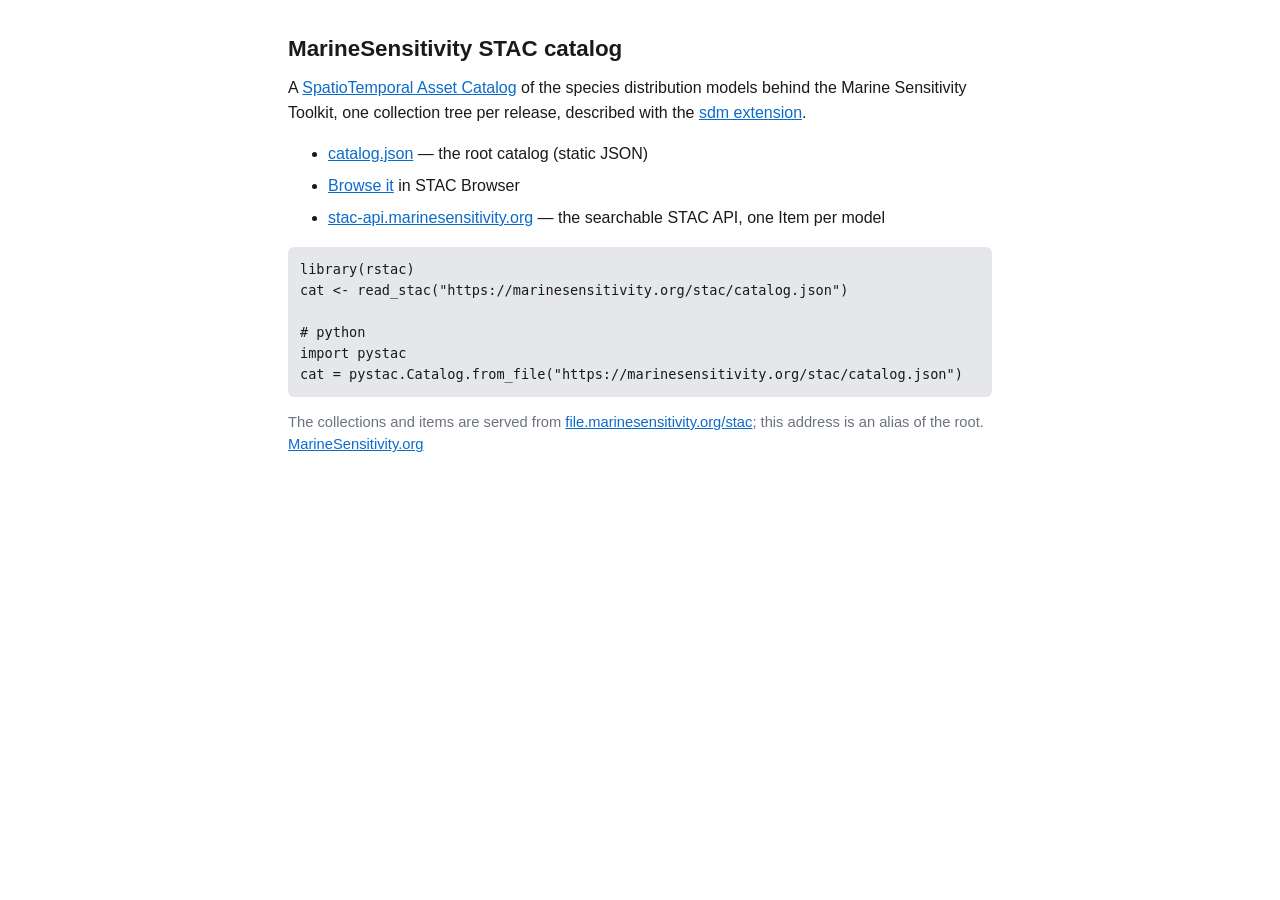
<file: stac/index.html>
<!doctype html>
<html lang="en">
<head>
<meta charset="utf-8">
<meta name="viewport" content="width=device-width,initial-scale=1">
<title>MarineSensitivity STAC catalog</title>
<style>
  :root { --fg:#1a1a1a; --muted:#6b7280; --bd:#e5e7eb; --bg:#fff; --acc:#0b6bcb }
  @media (prefers-color-scheme: dark) { :root { --fg:#e5e7eb; --muted:#9ca3af; --bd:#374151; --bg:#111827; --acc:#60a5fa } }
  body { margin:0; padding:2rem 1rem; background:var(--bg); color:var(--fg);
         font:16px/1.55 -apple-system,BlinkMacSystemFont,"Segoe UI",Roboto,sans-serif }
  main { max-width:44rem; margin:0 auto }
  h1 { font-size:1.4rem; margin:0 0 .5rem }
  p { margin:.6rem 0 } .muted { color:var(--muted); font-size:.92rem }
  a { color:var(--acc) } code { background:var(--bd); padding:.05rem .3rem; border-radius:4px; font-size:.9em }
  li { margin:.45rem 0 } pre { background:var(--bd); padding:.75rem; border-radius:6px; overflow-x:auto; font-size:.85rem }
</style>
</head>
<body>
<main>
<h1>MarineSensitivity STAC catalog</h1>
<p>A <a href="https://stacspec.org/">SpatioTemporal Asset Catalog</a> of the species distribution
models behind the Marine Sensitivity Toolkit, one collection tree per release, described with the
<a href="https://github.com/MarineSensitivity/stac-sdm">sdm extension</a>.</p>
<ul>
  <li><a href="catalog.json">catalog.json</a> &mdash; the root catalog (static JSON)</li>
  <li><a href="https://radiantearth.github.io/stac-browser/#/external/marinesensitivity.org/stac/catalog.json">Browse it</a>
      in STAC Browser</li>
  <li><a href="https://stac-api.marinesensitivity.org/">stac-api.marinesensitivity.org</a> &mdash;
      the searchable STAC API, one Item per model</li>
</ul>
<pre>library(rstac)
cat &lt;- read_stac("https://marinesensitivity.org/stac/catalog.json")

# python
import pystac
cat = pystac.Catalog.from_file("https://marinesensitivity.org/stac/catalog.json")</pre>
<p class="muted">The collections and items are served from
<a href="https://file.marinesensitivity.org/stac/catalog.json">file.marinesensitivity.org/stac</a>;
this address is an alias of the root. <a href="https://marinesensitivity.org/">MarineSensitivity.org</a></p>
</main>
</body>
</html>
</file>
